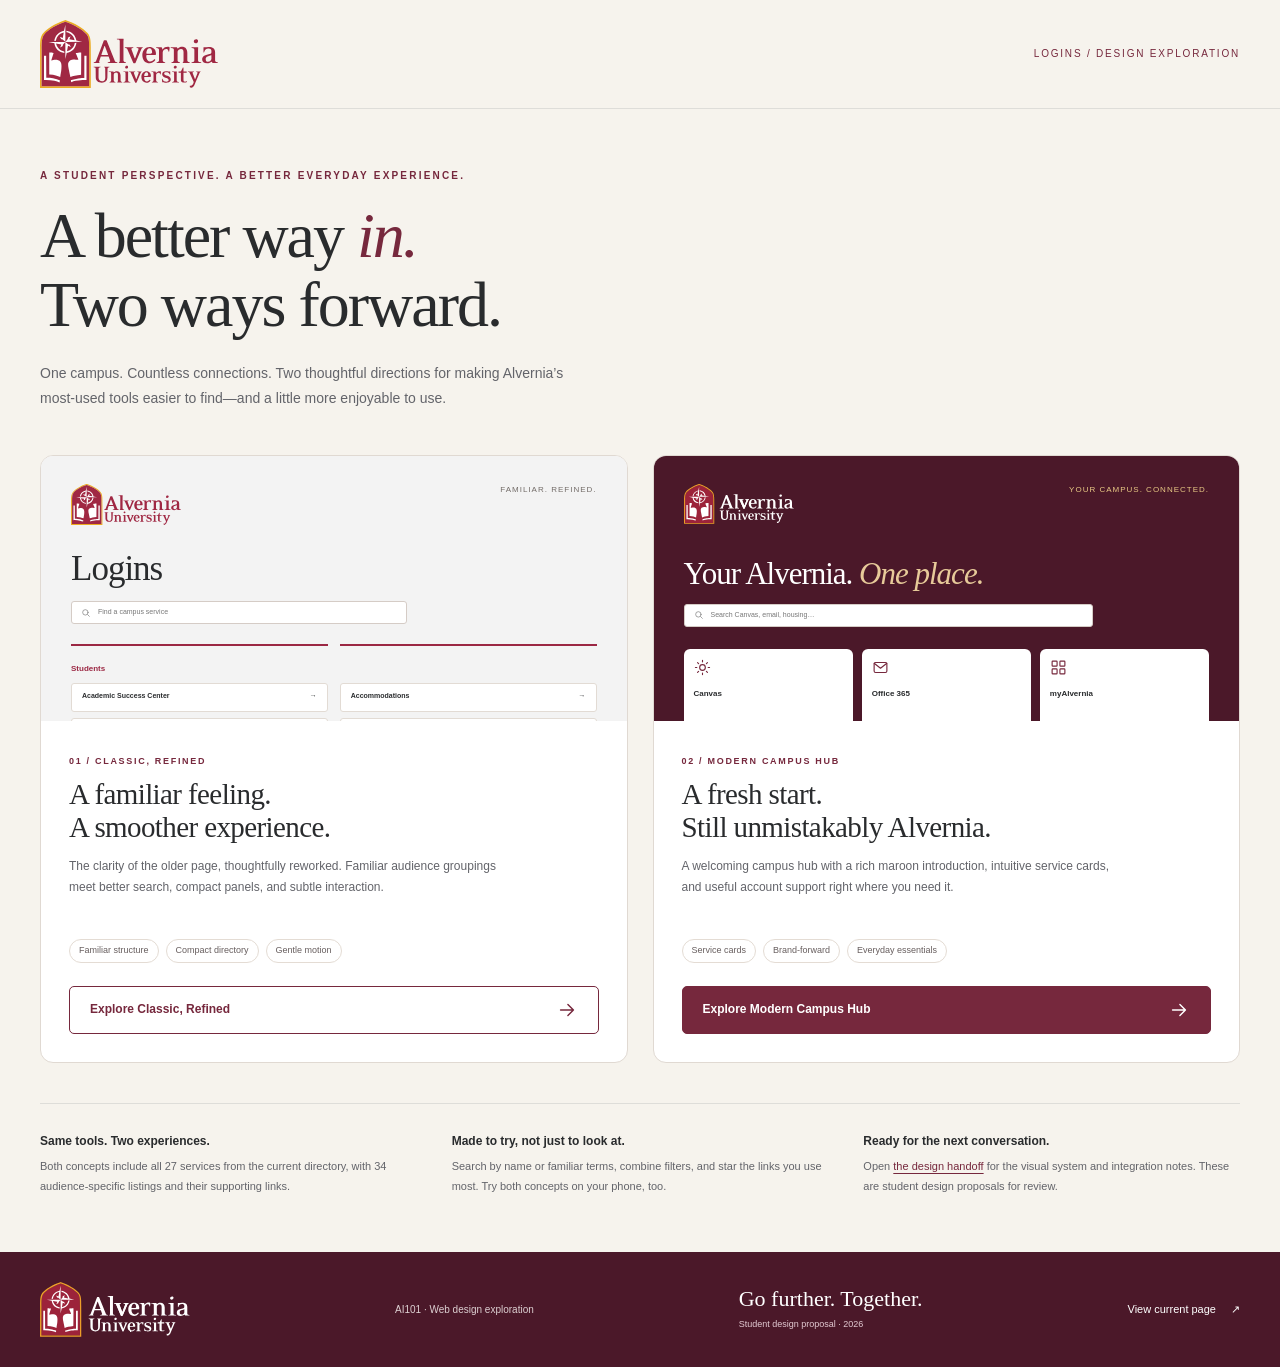
<file: index.html>
<!doctype html><html lang="en"><head><meta charset="utf-8"><meta name="viewport" content="width=device-width,initial-scale=1"><title>A better way in · Alvernia Logins Concepts</title><meta name="description" content="Two interactive design directions for a more seamless Alvernia University logins page."><link rel="icon" type="image/svg+xml" href="assets/alvernia-logo.svg"><link rel="stylesheet" href="assets/styles.css"><link rel="stylesheet" href="assets/classic-brand.css"><script src="assets/icons.js" defer></script><script src="assets/comparison.js" defer></script></head><body class="comparison"><a href="#main" class="skip-link">Skip to main content</a><header class="site-header"><div class="wrap header-inner"><a class="brand" href="https://www.alvernia.edu/" aria-label="Alvernia University home"><img src="assets/alvernia-logo.svg" alt="Alvernia University" width="178" height="65"></a><span class="proposal-label">LOGINS / DESIGN EXPLORATION</span></div></header><main id="main" class="wrap" tabindex="-1"><section class="comparison-intro"><p class="eyebrow">A STUDENT PERSPECTIVE. A BETTER EVERYDAY EXPERIENCE.</p><h1>A better way <em>in.</em><br>Two ways forward.</h1><p class="lead">One campus. Countless connections. Two thoughtful directions for making Alvernia’s most-used tools easier to find—and a little more enjoyable to use.</p></section><section class="comparison-cards" aria-label="Explore the two login concepts"><article class="concept-card"><div class="concept-preview" aria-hidden="true"><div class="mini-top"><img src="assets/alvernia-logo.svg" alt=""><span class="mini-label">FAMILIAR. REFINED.</span></div><div class="mini-title">Logins</div><div class="mini-search"><span data-icon="search"></span>Find a campus service</div><div class="mini-panels"><div><strong>Students</strong><div class="mini-line">Academic Success Center <span style="float:right">→</span></div><div class="mini-line">ARC Housing Portal <span style="float:right">→</span></div></div><div><strong aria-hidden="true">&nbsp;</strong><div class="mini-line">Accommodations <span style="float:right">→</span></div><div class="mini-line">Bookstore <span style="float:right">→</span></div></div></div></div><div class="concept-card-copy"><span class="concept-number">01 / CLASSIC, REFINED</span><h2>A familiar feeling.<br>A smoother experience.</h2><p>The clarity of the older page, thoughtfully reworked. Familiar audience groupings meet better search, compact panels, and subtle interaction.</p><div class="concept-tags"><span>Familiar structure</span><span>Compact directory</span><span>Gentle motion</span></div><a class="button secondary" href="classic.html">Explore Classic, Refined <span data-icon="arrow"></span></a></div></article><article class="concept-card"><div class="concept-preview modern-preview" aria-hidden="true"><div class="mini-top"><img src="assets/alvernia-logo-white.svg" alt=""><span class="mini-label">YOUR CAMPUS. CONNECTED.</span></div><div class="mini-title">Your Alvernia. <em>One place.</em></div><div class="mini-search"><span data-icon="search"></span>Search Canvas, email, housing…</div><div class="mini-service-grid"><div><span data-icon="sun"></span><strong>Canvas</strong></div><div><span data-icon="mail"></span><strong>Office 365</strong></div><div><span data-icon="grid"></span><strong>myAlvernia</strong></div></div></div><div class="concept-card-copy"><span class="concept-number">02 / MODERN CAMPUS HUB</span><h2>A fresh start.<br>Still unmistakably Alvernia.</h2><p>A welcoming campus hub with a rich maroon introduction, intuitive service cards, and useful account support right where you need it.</p><div class="concept-tags"><span>Service cards</span><span>Brand-forward</span><span>Everyday essentials</span></div><a class="button" href="modern.html">Explore Modern Campus Hub <span data-icon="arrow"></span></a></div></article></section><section class="comparison-note" aria-label="About the prototypes"><div><h3>Same tools. Two experiences.</h3><p>Both concepts include all 27 services from the current directory, with 34 audience-specific listings and their supporting links.</p></div><div><h3>Made to try, not just to look at.</h3><p>Search by name or familiar terms, combine filters, and star the links you use most. Try both concepts on your phone, too.</p></div><div><h3>Ready for the next conversation.</h3><p>Open <a href="HANDOFF.md">the design handoff</a> for the visual system and integration notes. These are student design proposals for review.</p></div></section></main><footer class="site-footer"><div class="wrap footer-inner"><a href="https://www.alvernia.edu/"><img src="assets/alvernia-logo-white.svg" alt="Alvernia University" width="150" height="55"></a><p>AI101 · Web design exploration</p><div><strong>Go further. Together.</strong><span>Student design proposal · 2026</span></div><a href="https://www.alvernia.edu/logins">View current page <span aria-hidden="true">↗</span></a></div></footer></body></html>
</file>
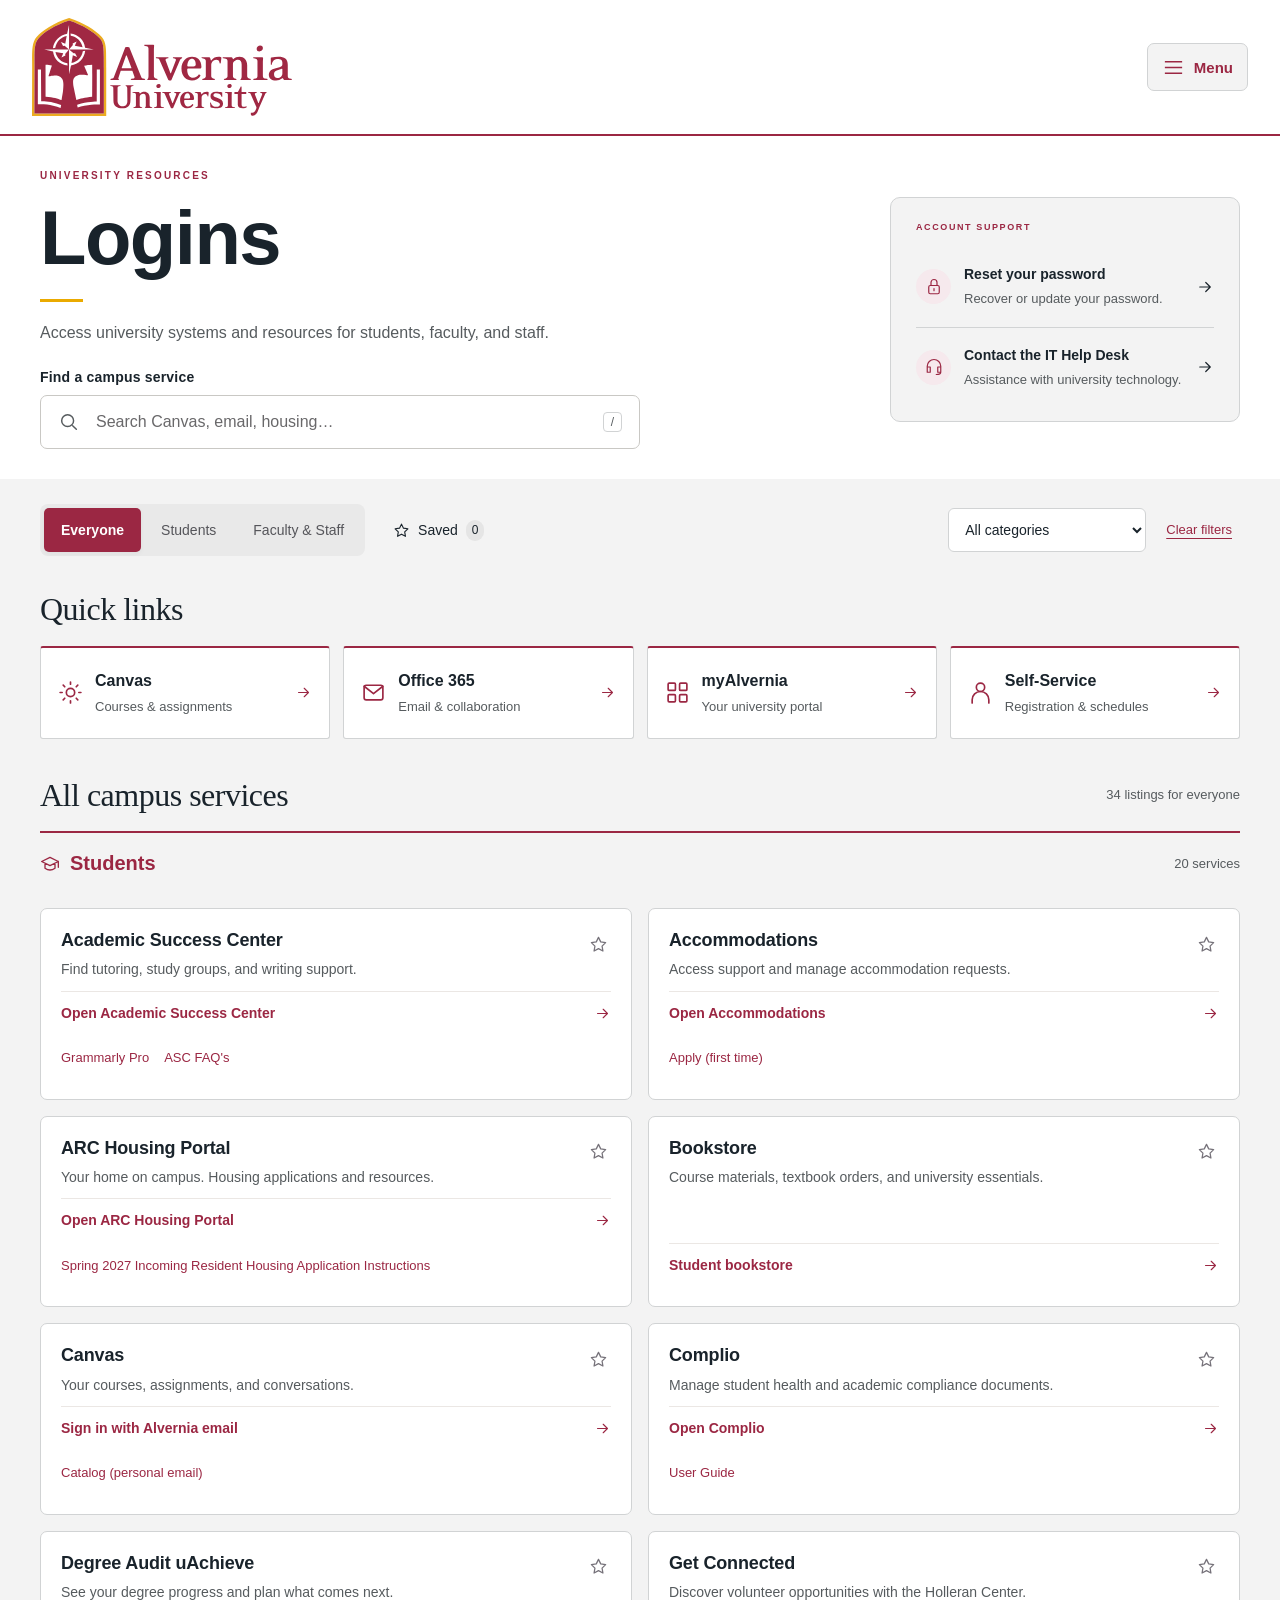
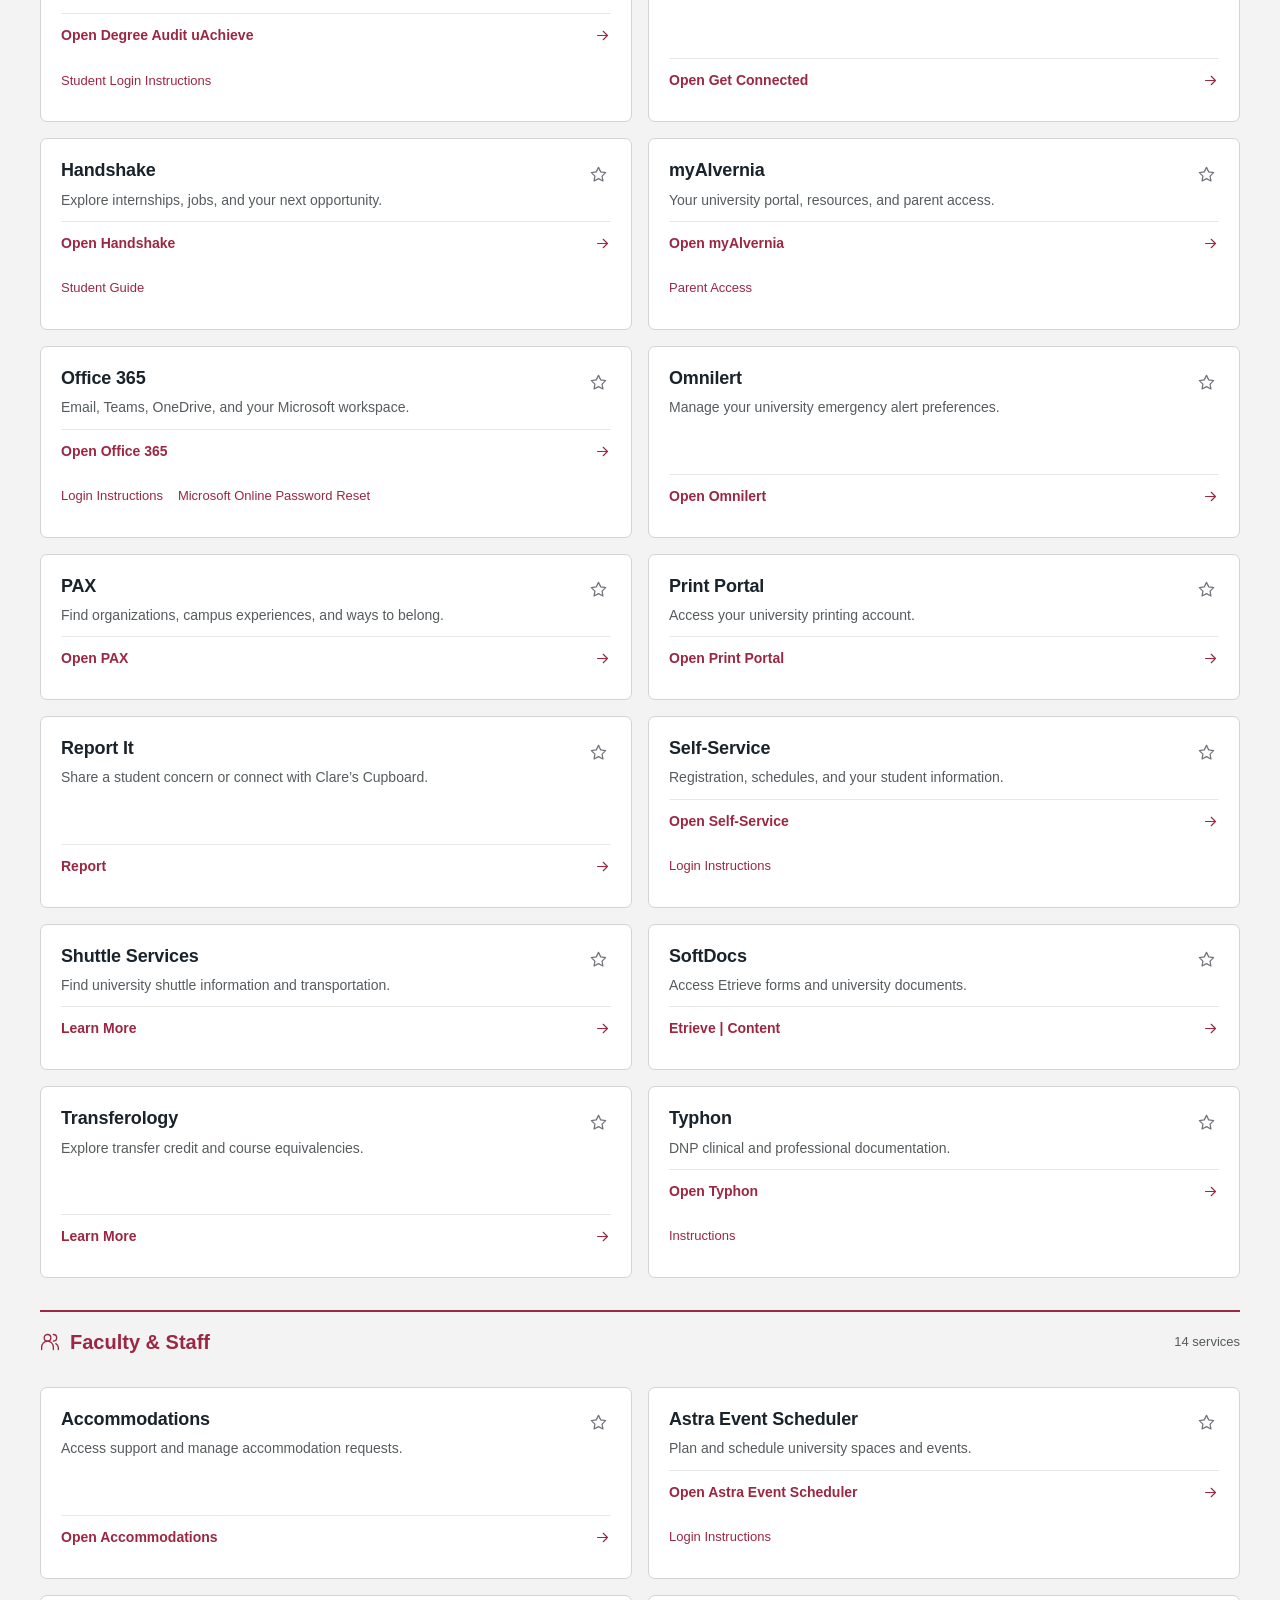
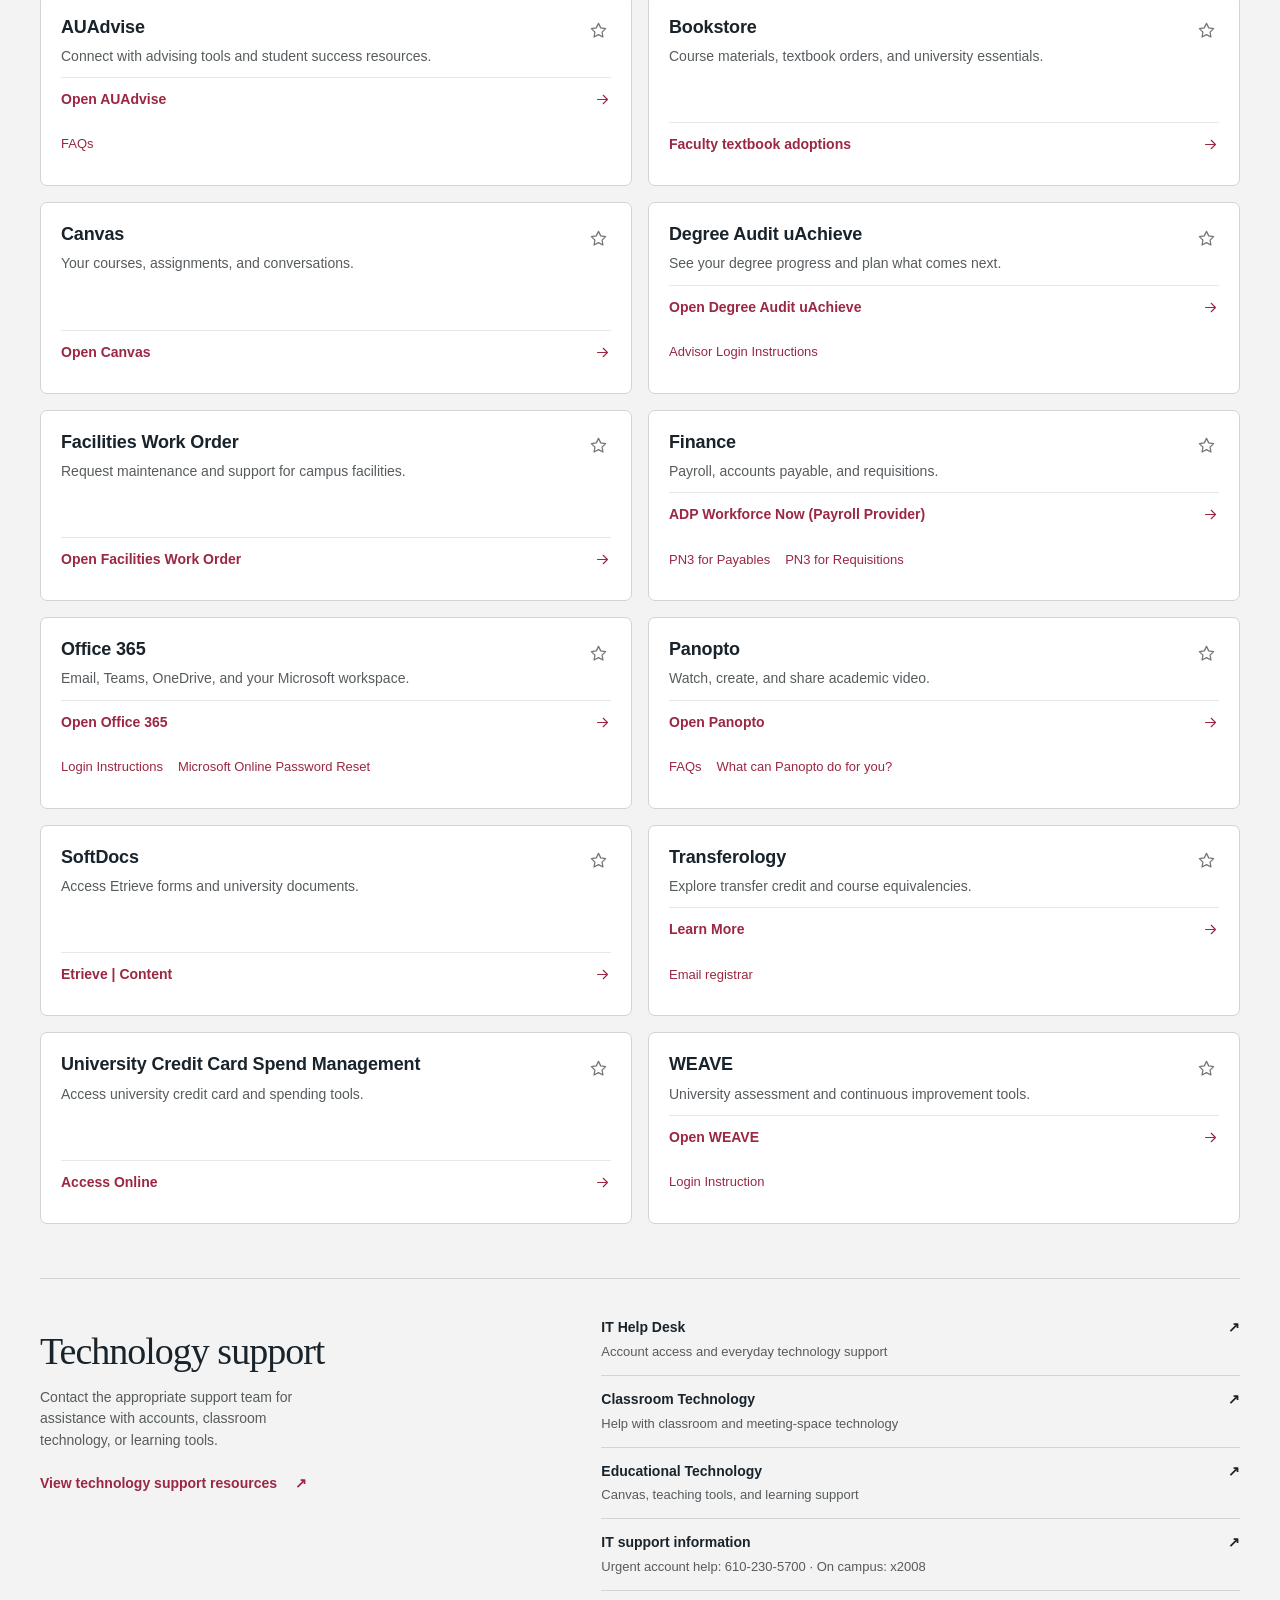
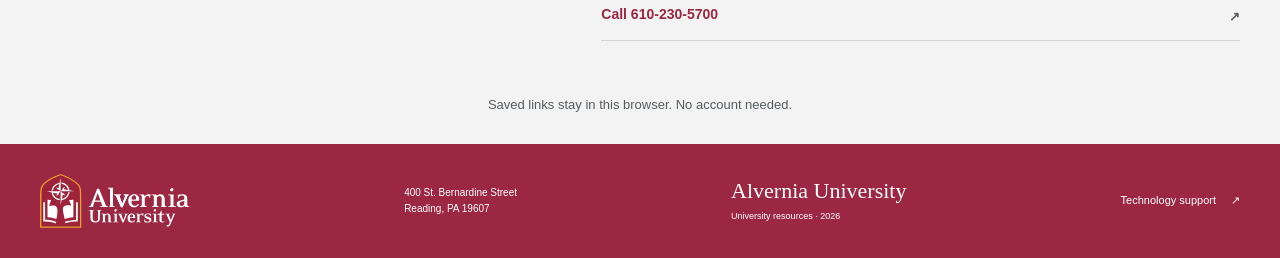
<file: classic.html>
<!doctype html>
<html lang="en"><head><meta charset="utf-8"><meta name="viewport" content="width=device-width,initial-scale=1"><meta name="description" content="Access Alvernia University systems and resources. Find campus services, save links, and get technology support."><title>Logins | Alvernia University</title><link rel="icon" href="assets/alvernia-logo.svg" type="image/svg+xml"><link rel="stylesheet" href="assets/styles.css"><link rel="stylesheet" href="assets/classic-brand.css"><script src="assets/catalog.js" defer></script><script src="assets/icons.js" defer></script><script src="assets/app.js" defer></script><script src="assets/navigation.js" defer></script></head>
<body class="classic" data-concept="classic">
<a class="skip-link" href="#main">Skip to main content</a>
<header class="site-header university-site-header">
  <div class="wrap header-inner">
    <a href="https://www.alvernia.edu/" class="brand" aria-label="Alvernia University home"><img src="assets/alvernia-logo.svg" alt="Alvernia University" width="260" height="96"></a>
    <button type="button" id="university-menu-toggle" class="university-menu-toggle" aria-expanded="false" aria-controls="university-header-controls" hidden><svg width="23" height="23" viewBox="0 0 24 24" fill="none" stroke="currentColor" stroke-width="1.8" aria-hidden="true"><path d="M3 6h18M3 12h18M3 18h18"/></svg><span>Menu</span></button>
    <div id="university-header-controls" class="university-header-controls">
      <nav class="university-primary-nav" aria-label="University navigation"><ul class="university-nav-list"><li><details class="university-dropdown" data-university-menu="0"><summary>About<svg width="12" height="8" viewBox="0 0 12 8" fill="none" stroke="currentColor" stroke-width="1.8" aria-hidden="true"><path d="m1 1 5 5 5-5"/></svg></summary><div class="university-dropdown-panel"><div class="university-panel-top"><p>About</p><a class="university-overview-link" href="https://www.alvernia.edu/about">Explore About <span aria-hidden="true">↗</span></a></div><div class="university-link-columns columns-4"><section class="university-link-group" aria-labelledby="nav-group-0-0"><h2 id="nav-group-0-0">Who We Are</h2><ul><li><a href="https://www.alvernia.edu/about/franciscan-tradition">A Franciscan Tradition</a></li><li><a href="https://www.alvernia.edu/about/rankings-facts">Rankings &amp; Facts</a></li><li><a href="https://www.alvernia.edu/about/history-timeline">History &amp; Timeline</a></li><li><a href="https://www.alvernia.edu/about/university-leadership">Leadership</a></li><li><a href="https://www.alvernia.edu/student-experience/mission-ministry">Mission &amp; Ministry</a></li><li><a href="https://www.alvernia.edu/about/university-information">University Information</a></li><li><a href="https://www.alvernia.edu/faculty-staff/human-resources/employment-opportunities">Work at Alvernia</a></li></ul></section><section class="university-link-group" aria-labelledby="nav-group-0-1"><h2 id="nav-group-0-1">Community Engagement</h2><ul><li><a href="https://www.alvernia.edu/CollegeTowne">CollegeTowne</a></li><li><a href="https://www.alvernia.edu/community-engagement/holleran-center-community-and-global-engagement">Holleran Center for Community &amp; Global Engagement</a></li><li><a href="https://www.alvernia.edu/opake-institute">O&#x27;Pake Institute</a></li><li><a href="https://www.alvernia.edu/TExpL">Total Experience Learning</a></li><li><a href="https://www.alvernia.edu/about/locations">Locations</a></li></ul></section><section class="university-link-group" aria-labelledby="nav-group-0-2"><h2 id="nav-group-0-2">Points of Pride</h2><ul><li><a href="https://www.alvernia.edu/sustainability-alvernia">Sustainability</a></li><li><a href="https://www.alvernia.edu/SOLAR">Culture of Care Network</a></li><li><a href="https://www.alvernia.edu/why-alvernia/caring-faculty">Caring Faculty</a></li><li><a href="https://www.alvernia.edu/why-alvernia/ethical-leadership">Ethical Leadership</a></li><li><a href="https://www.alvernia.edu/community-engagement/holleran-center-community-and-global-engagement/holleran-center-community-service">Service Minded</a></li><li><a href="https://www.alvernia.edu/why-alvernia/perfectly-located">Perfectly Located</a></li></ul></section><section class="university-link-group" aria-labelledby="nav-group-0-3"><h2 id="nav-group-0-3">Quick resources</h2><ul><li><a href="https://www.alvernia.edu/alvernia-news">News</a></li><li><a href="https://www.alvernia.edu/events-and-venues">Events</a></li><li><a href="https://www.alvernia.edu/success-stories">Success Stories</a></li></ul></section></div></div></details></li><li><details class="university-dropdown" data-university-menu="1"><summary>Academics<svg width="12" height="8" viewBox="0 0 12 8" fill="none" stroke="currentColor" stroke-width="1.8" aria-hidden="true"><path d="m1 1 5 5 5-5"/></svg></summary><div class="university-dropdown-panel"><div class="university-panel-top"><p>Academics</p><a class="university-overview-link" href="https://www.alvernia.edu/academics">Explore Academics <span aria-hidden="true">↗</span></a></div><div class="university-link-columns columns-3"><section class="university-link-group" aria-labelledby="nav-group-1-0"><h2 id="nav-group-1-0">Find Your Program</h2><ul><li><a href="https://www.alvernia.edu/undergraduate">Undergraduate Majors</a></li><li><a href="https://www.alvernia.edu/academics/graduate-programs">Graduate Programs</a></li><li><a href="https://www.alvernia.edu/academics/accelerated-bachelor-programs">Accelerated Adult Bachelor Programs</a></li><li><a href="https://www.alvernia.edu/academics/alvernia-online-degrees">Online Programs</a></li><li><a href="https://www.alvernia.edu/academics/colleges-and-schools">Colleges and Schools</a></li><li><a href="https://www.alvernia.edu/seniors-college">Seniors College</a></li></ul></section><section class="university-link-group" aria-labelledby="nav-group-1-1"><h2 id="nav-group-1-1">Experience Learning</h2><ul><li><a href="https://www.alvernia.edu/student-experience/career-development/alvernia-apprenticeship-degree-program">Apprenticeship to Degree</a></li><li><a href="https://www.alvernia.edu/student-life/career-development">Career Development</a></li><li><a href="https://www.alvernia.edu/academics/experiential-learning">Experiential Learning</a></li><li><a href="https://www.alvernia.edu/community-engagement/opake-institute/opake-experiential-learning">O’Pake Fellows</a></li><li><a href="https://www.alvernia.edu/student-life/student-undergraduate-research-fellows-surf">Student Undergraduate Research Fellows (S.U.R.F.) Program</a></li><li><a href="https://www.alvernia.edu/community-engagement/holleran-center-community-and-global-engagement/holleran-center-community-service">Holleran Service Opportunities</a></li></ul></section><section class="university-link-group" aria-labelledby="nav-group-1-2"><h2 id="nav-group-1-2">Quick resources</h2><ul><li><a href="https://www.alvernia.edu/current-students/academic-calendar">Academic Calendar</a></li><li><a href="https://www.alvernia.edu/coursecatalog">Catalog and Handbooks</a></li><li><a href="https://www.alvernia.edu/franco-library-alvernia-university">Franco Library</a></li></ul></section></div></div></details></li><li><details class="university-dropdown" data-university-menu="2"><summary>Admissions &amp; Aid<svg width="12" height="8" viewBox="0 0 12 8" fill="none" stroke="currentColor" stroke-width="1.8" aria-hidden="true"><path d="m1 1 5 5 5-5"/></svg></summary><div class="university-dropdown-panel"><div class="university-panel-top"><p>Admissions &amp; Aid</p><a class="university-overview-link" href="https://www.alvernia.edu/admissions-aid">Explore Admissions &amp; Aid <span aria-hidden="true">↗</span></a></div><div class="university-link-columns columns-4"><section class="university-link-group" aria-labelledby="nav-group-2-0"><h2 id="nav-group-2-0">Admission Pathways</h2><ul><li><a href="https://www.alvernia.edu/apply">How to Apply</a></li><li><a href="https://www.alvernia.edu/admissions-aid/undergraduate-admissions">Undergraduate</a></li><li><a href="https://www.alvernia.edu/admissions-aid/graduate-admissions">Graduate</a></li><li><a href="https://www.alvernia.edu/admissions-aid/adult-education-admissions">Adult Education</a></li><li><a href="https://www.alvernia.edu/admissions-aid/international-students">International</a></li><li><a href="https://www.alvernia.edu/graduate-adult-education/business-and-community-partnerships">Corporate Partnerships</a></li><li><a href="https://www.alvernia.edu/admissions-aid/office-student-financial-services/veterans-benefits">Military &amp; Veterans</a></li><li><a href="https://www.alvernia.edu/admissions-aid/transfer-alvernia">Transfer</a></li></ul></section><section class="university-link-group" aria-labelledby="nav-group-2-1"><h2 id="nav-group-2-1">Financial Aid</h2><ul><li><a href="https://www.alvernia.edu/admissions-aid/office-student-financial-services">Student Financial Services</a></li><li><a href="https://www.alvernia.edu/tuition-residential-costs">Tuition &amp; Residential Costs</a></li><li><a href="https://www.alvernia.edu/fafsa">FAFSA: What You Need to Know</a></li><li><a href="https://www.alvernia.edu/admissions-aid/scholarships-awards">Scholarships &amp; Awards</a></li></ul></section><section class="university-link-group" aria-labelledby="nav-group-2-2"><h2 id="nav-group-2-2">Visit Campus</h2><ul><li><a href="https://www.alvernia.edu/admissions-aid/visit/visit-graduate-adult-education">Graduate, Adult &amp; Continuing Studies</a></li><li><a href="https://www.alvernia.edu/admissions-aid/visit/undergraduate-visits">Undergraduate</a></li></ul></section><section class="university-link-group" aria-labelledby="nav-group-2-3"><h2 id="nav-group-2-3">Quick resources</h2><ul><li><a href="https://www.alvernia.edu/apply">Apply Now</a></li><li><a href="https://www.alvernia.edu/apply">Check Application Status</a></li><li><a href="https://admissions.alvernia.edu/register/alvernia-programs-info-request">Request Info</a></li></ul></section></div></div></details></li><li><details class="university-dropdown" data-university-menu="3"><summary>Student Experience<svg width="12" height="8" viewBox="0 0 12 8" fill="none" stroke="currentColor" stroke-width="1.8" aria-hidden="true"><path d="m1 1 5 5 5-5"/></svg></summary><div class="university-dropdown-panel"><div class="university-panel-top"><p>Student Experience</p><a class="university-overview-link" href="https://www.alvernia.edu/student-experience">Explore Student Experience <span aria-hidden="true">↗</span></a></div><div class="university-link-columns columns-4"><section class="university-link-group" aria-labelledby="nav-group-3-0"><h2 id="nav-group-3-0">Our Campus</h2><ul><li><a href="https://www.alvernia.edu/student-life/residence-life-dining/residence-halls">Living on Campus</a></li><li><a href="https://www.alvernia.edu/student-experience/residence-life-dining/dining">Dining Options</a></li><li><a href="https://www.alvernia.edu/community-engagement">Our Community</a></li><li><a href="https://www.alvernia.edu/discover-greater-reading">Things to Do in the Area</a></li></ul></section><section class="university-link-group" aria-labelledby="nav-group-3-1"><h2 id="nav-group-3-1">Experiences</h2><ul><li><a href="https://www.alvernia.edu/get-involved">Get Involved</a></li><li><a href="https://www.alvernia.edu/student-experience/athletics">Athletics &amp; Recreation</a></li><li><a href="https://www.alvernia.edu/student-experience/student-organizations-and-activities">Student Organizations and Activities</a></li><li><a href="https://www.alvernia.edu/current-students/commuter-resources">Commuters</a></li><li><a href="https://www.alvernia.edu/international-experiences">International Experiences</a></li></ul></section><section class="university-link-group" aria-labelledby="nav-group-3-2"><h2 id="nav-group-3-2">Support</h2><ul><li><a href="https://www.alvernia.edu/SOLAR">SOLAR (Support, Opportunity, Love, Access, Resources) Initiative</a></li><li><a href="https://www.alvernia.edu/academics/navigation-office">Academic Support</a></li><li><a href="https://www.alvernia.edu/current-students/medical-and-counseling-center">Medical &amp; Counseling Center</a></li><li><a href="https://www.alvernia.edu/community-resources">Community Resources</a></li><li><a href="https://www.alvernia.edu/student-experience/mission-ministry">Mission &amp; Ministry</a></li><li><a href="https://www.alvernia.edu/student-experience/office-career-development">Office of Career Development</a></li></ul></section><section class="university-link-group" aria-labelledby="nav-group-3-3"><h2 id="nav-group-3-3">Quick resources</h2><ul><li><a href="https://www.alvernia.edu/current-students/alvernia-bookstore">Bookstore</a></li><li><a href="https://www.alvernia.edu/arts-culture">Arts &amp; Culture</a></li><li><a href="https://www.alvernia.edu/student-experience/athletics">Athletics</a></li></ul></section></div></div></details></li><li><details class="university-dropdown" data-university-menu="4"><summary>Resources<svg width="12" height="8" viewBox="0 0 12 8" fill="none" stroke="currentColor" stroke-width="1.8" aria-hidden="true"><path d="m1 1 5 5 5-5"/></svg></summary><div class="university-dropdown-panel"><div class="university-panel-top"><p>Resources</p></div><div class="university-link-columns columns-3"><section class="university-link-group" aria-labelledby="nav-group-4-0"><h2 id="nav-group-4-0">Information For...</h2><ul><li><a href="https://www.alvernia.edu/high-school-students">Future Students</a></li><li><a href="https://www.alvernia.edu/student-experience/first-year-experience">New and First-Year Students</a></li><li><a href="https://www.alvernia.edu/gradandadult">Graduate and Adult Students</a></li><li><a href="https://www.alvernia.edu/alumni">Alumni</a></li><li><a href="https://www.alvernia.edu/parents-families">Parents and Families</a></li><li><a href="https://www.alvernia.edu/Partner">Community and Partners</a></li></ul></section><section class="university-link-group" aria-labelledby="nav-group-4-1"><h2 id="nav-group-4-1">Find Us</h2><ul><li><a href="https://www.alvernia.edu/contact-us">Contact Us</a></li><li><a href="https://www.alvernia.edu/faculty-staff/directory">Faculty/Staff Directory</a></li><li><a href="https://www.alvernia.edu/maps">Maps &amp; Directions</a></li></ul></section><section class="university-link-group" aria-labelledby="nav-group-4-2"><h2 id="nav-group-4-2">Quick resources</h2><ul><li><a href="classic.html" aria-current="page" data-source-url="https://www.alvernia.edu/logins">Logins</a></li><li><a href="https://www.alvernia.edu/current-students/academic-calendar">Academic Calendar</a></li><li><a href="https://www.alvernia.edu/about/locations">Locations</a></li></ul></section></div></div></details></li></ul></nav>
      <nav class="university-utility-nav" aria-label="University quick links">
        <details class="university-dropdown university-find-dropdown" data-university-menu="find-it"><summary><svg width="20" height="20" viewBox="0 0 24 24" fill="none" stroke="currentColor" stroke-width="2" aria-hidden="true"><circle cx="10" cy="10" r="7"/><path d="m15 15 6 6"/></svg><span>FIND IT</span></summary>
          <div class="university-dropdown-panel university-find-panel">
            <div class="university-panel-top"><p>Find It</p><a class="university-overview-link" href="https://www.alvernia.edu/">Alvernia.edu <span aria-hidden="true">↗</span></a></div>
            <div class="university-find-grid"><div><label for="university-link-search">Find a university link</label><input type="search" id="university-link-search" placeholder="Search pages and campus services…" autocomplete="off" aria-describedby="university-find-hint"><p id="university-find-hint">Search the university links in this menu and campus services.</p><p id="university-find-status" role="status" aria-live="polite" aria-atomic="true">Popular links</p></div><ul id="university-find-results" class="university-find-results"><li><a href="classic.html" aria-current="page" data-source-url="https://www.alvernia.edu/logins">Logins</a></li><li><a href="https://www.alvernia.edu/faculty-staff/directory">Faculty/Staff Directory</a></li><li><a href="https://www.alvernia.edu/current-students/academic-calendar">Academic Calendar</a></li><li><a href="https://www.alvernia.edu/franco-library-alvernia-university">Franco Library</a></li><li><a href="https://www.alvernia.edu/visit-alvernia">Visit Alvernia</a></li><li><a href="https://www.alvernia.edu/apply">Apply</a></li><li><a href="https://www.alvernia.edu/make-gift">Give</a></li><li><a href="https://www.alvernia.edu/maps">Maps &amp; Directions</a></li></ul></div>
          </div>
        </details>
        <a class="university-inquire-link" href="https://admissions.alvernia.edu/register/alvernia-programs-info-request">INQUIRE</a>
      </nav>
    </div>
  </div>
</header>
<main id="main" tabindex="-1">
<section class="intro" aria-labelledby="page-title"><div class="wrap intro-grid"><div class="intro-content"><p class="eyebrow">UNIVERSITY RESOURCES</p><h1 id="page-title">Logins</h1><p class="intro-copy">Access university systems and resources for students, faculty, and staff.</p>
<div class="search-block"><label for="service-search">Find a campus service</label><div class="search-wrap"><span data-icon="search"></span><input id="service-search" type="search" placeholder="Search Canvas, email, housing…" autocomplete="off"><kbd aria-hidden="true">/</kbd></div></div>
</div><aside class="account-help" aria-label="Account help"><span class="help-eyebrow">ACCOUNT SUPPORT</span><a href="https://passwordreset.microsoftonline.com/"><span class="help-icon" data-icon="lock"></span><span><strong>Reset your password</strong><small>Recover or update your password.</small></span><span data-icon="arrow"></span></a><a href="https://alvernia.topdesk.net/"><span class="help-icon" data-icon="help"></span><span><strong>Contact the IT Help Desk</strong><small>Assistance with university technology.</small></span><span data-icon="arrow"></span></a></aside></div></section>
<div class="wrap workspace"><section class="filter-panel" aria-label="Filter services"><div class="audience-row"><div class="segments" role="group" aria-label="Audience"><button type="button" data-audience="all" aria-pressed="true">Everyone</button><button type="button" data-audience="Students" aria-pressed="false">Students</button><button type="button" data-audience="Faculty/Staff" aria-pressed="false">Faculty &amp; Staff</button></div><button class="saved-filter" id="saved-filter" type="button" aria-pressed="false"><span data-icon="star"></span> Saved <span id="saved-count">0</span></button></div><div class="category-row"><label for="category">Browse by category</label><select id="category"><option value="all">All categories</option><option>Academics</option><option>Campus Life</option><option>Student Services</option><option>University Operations</option></select><button type="button" id="clear-filters" class="text-button">Clear filters</button></div></section>
<section id="quick-section" class="quick-section" aria-labelledby="quick-title"><div class="section-heading"><h2 id="quick-title">Quick links</h2></div><div class="quick-grid" id="quick-links"></div></section>
<section class="directory-section" aria-labelledby="directory-title"><div class="section-heading directory-heading"><div><h2 id="directory-title">All campus services</h2></div><p id="result-count" role="status" aria-live="polite" aria-atomic="true"></p></div><div id="service-results"></div><div class="empty-state" id="empty-state" hidden><span data-icon="search"></span><h3 id="empty-title">No services found</h3><p id="empty-description">Try another search or clear your filters to explore all services.</p><button type="button" class="button" id="empty-clear">Show all services <span data-icon="arrow"></span></button></div></section>
<section class="support-section" id="support" aria-labelledby="support-title"><div class="support-intro"><h2 id="support-title">Technology support</h2><p>Contact the appropriate support team for assistance with accounts, classroom technology, or learning tools.</p><a href="https://www.alvernia.edu/current-students/technology-support" class="support-overview">View technology support resources <span aria-hidden="true">↗</span></a></div><div class="support-links"><a href="https://alvernia.topdesk.net/"><strong>IT Help Desk <span aria-hidden="true">↗</span></strong><span>Account access and everyday technology support</span></a><a href="https://www.alvernia.edu/current-students/technology-support/classroom-technology-support"><strong>Classroom Technology <span aria-hidden="true">↗</span></strong><span>Help with classroom and meeting-space technology</span></a><a href="https://www.alvernia.edu/current-students/technology-support/educational-technology-support"><strong>Educational Technology <span aria-hidden="true">↗</span></strong><span>Canvas, teaching tools, and learning support</span></a><a href="https://www.alvernia.edu/current-students/technology-support/informational-technology-support"><strong>IT support information <span aria-hidden="true">↗</span></strong><span>Urgent account help: 610-230-5700 · On campus: x2008</span></a><a href="tel:6102305700" class="phone-link">Call 610-230-5700 <span aria-hidden="true">↗</span></a></div></section>
<p class="storage-note" id="storage-note">Saved links stay in this browser. No account needed.</p><p id="save-status" class="sr-only" role="status" aria-live="polite"></p>
</div></main>
<footer class="site-footer"><div class="wrap footer-inner"><a href="https://www.alvernia.edu/" aria-label="Alvernia University home"><img src="assets/alvernia-logo-white.svg" alt="Alvernia University" width="160" height="60"></a><p>400 St. Bernardine Street<br>Reading, PA 19607</p><div><strong>Alvernia University</strong><span>University resources · 2026</span></div><a href="#support">Technology support <span aria-hidden="true">↗</span></a></div></footer>
<noscript><div class="noscript">Enable JavaScript to use the service directory, or <a href="https://www.alvernia.edu/logins">visit the university’s current login directory</a>.</div></noscript>
</body></html>
</file>
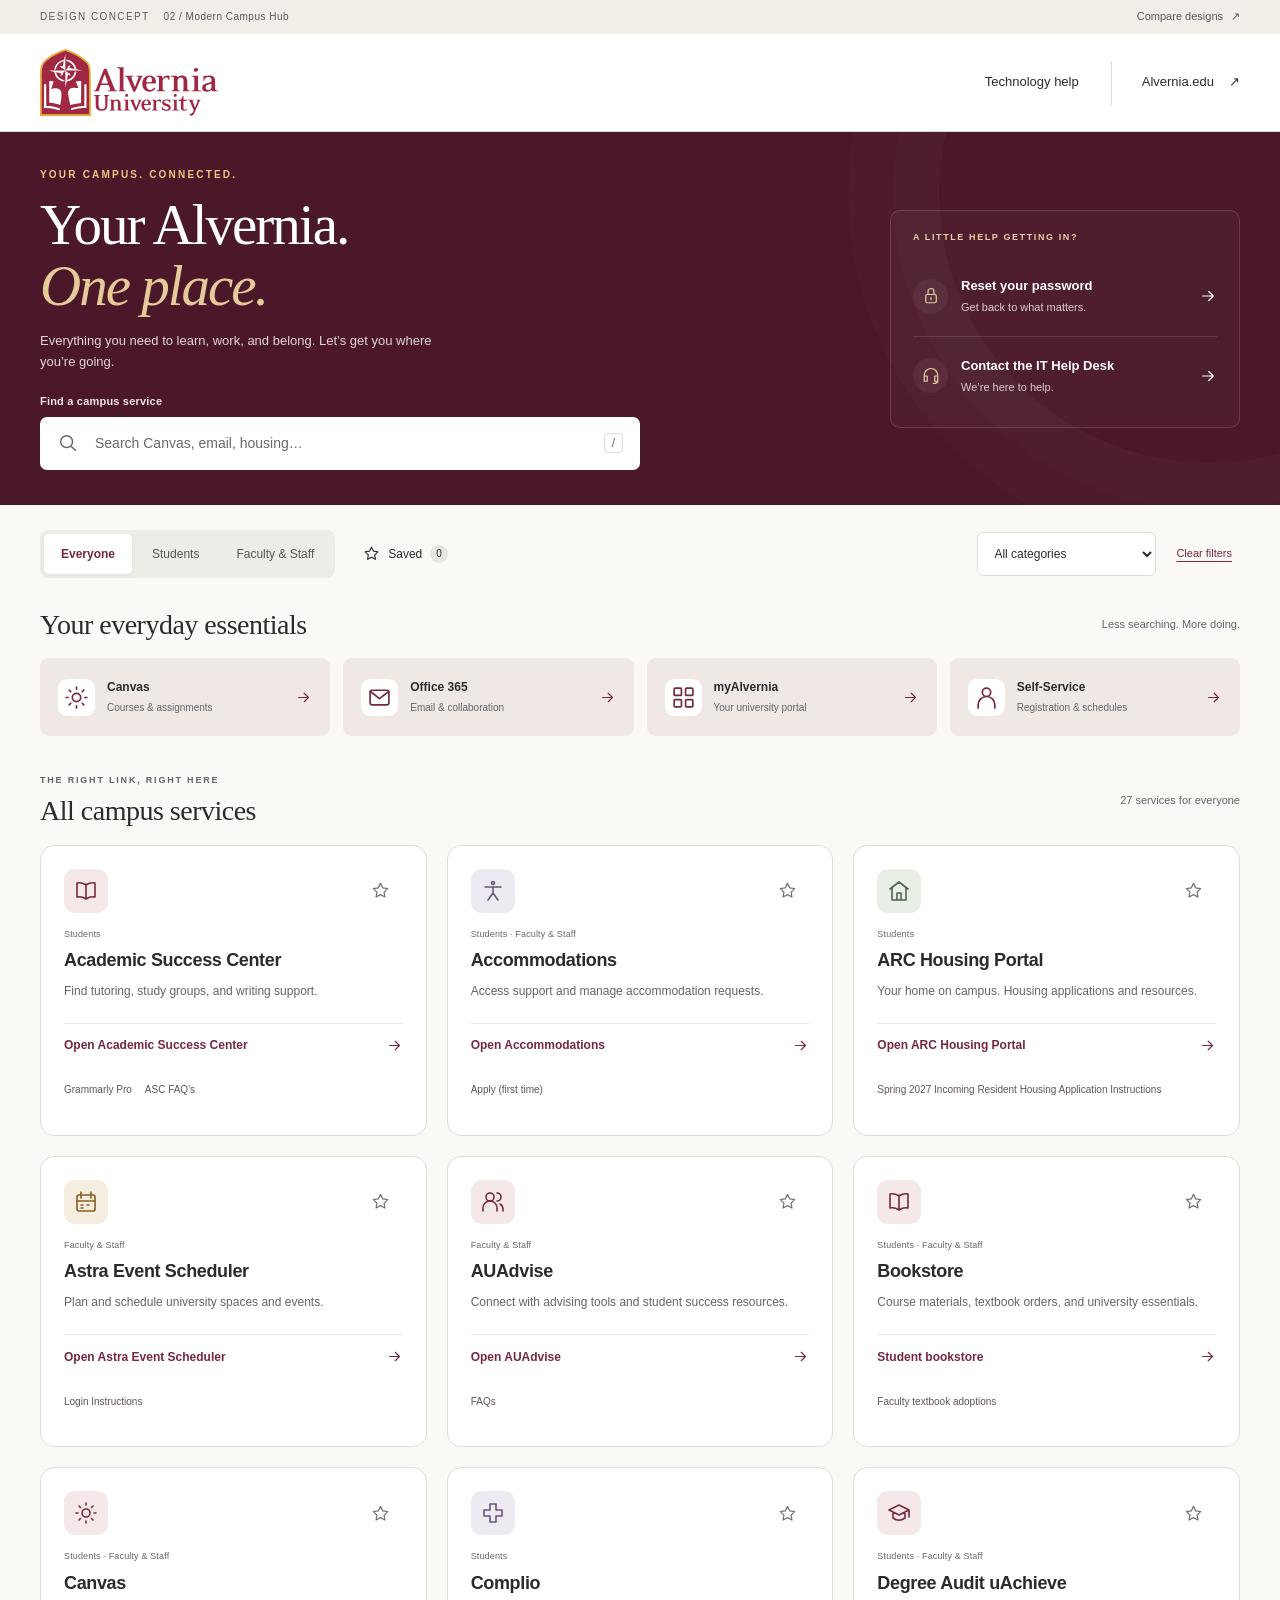
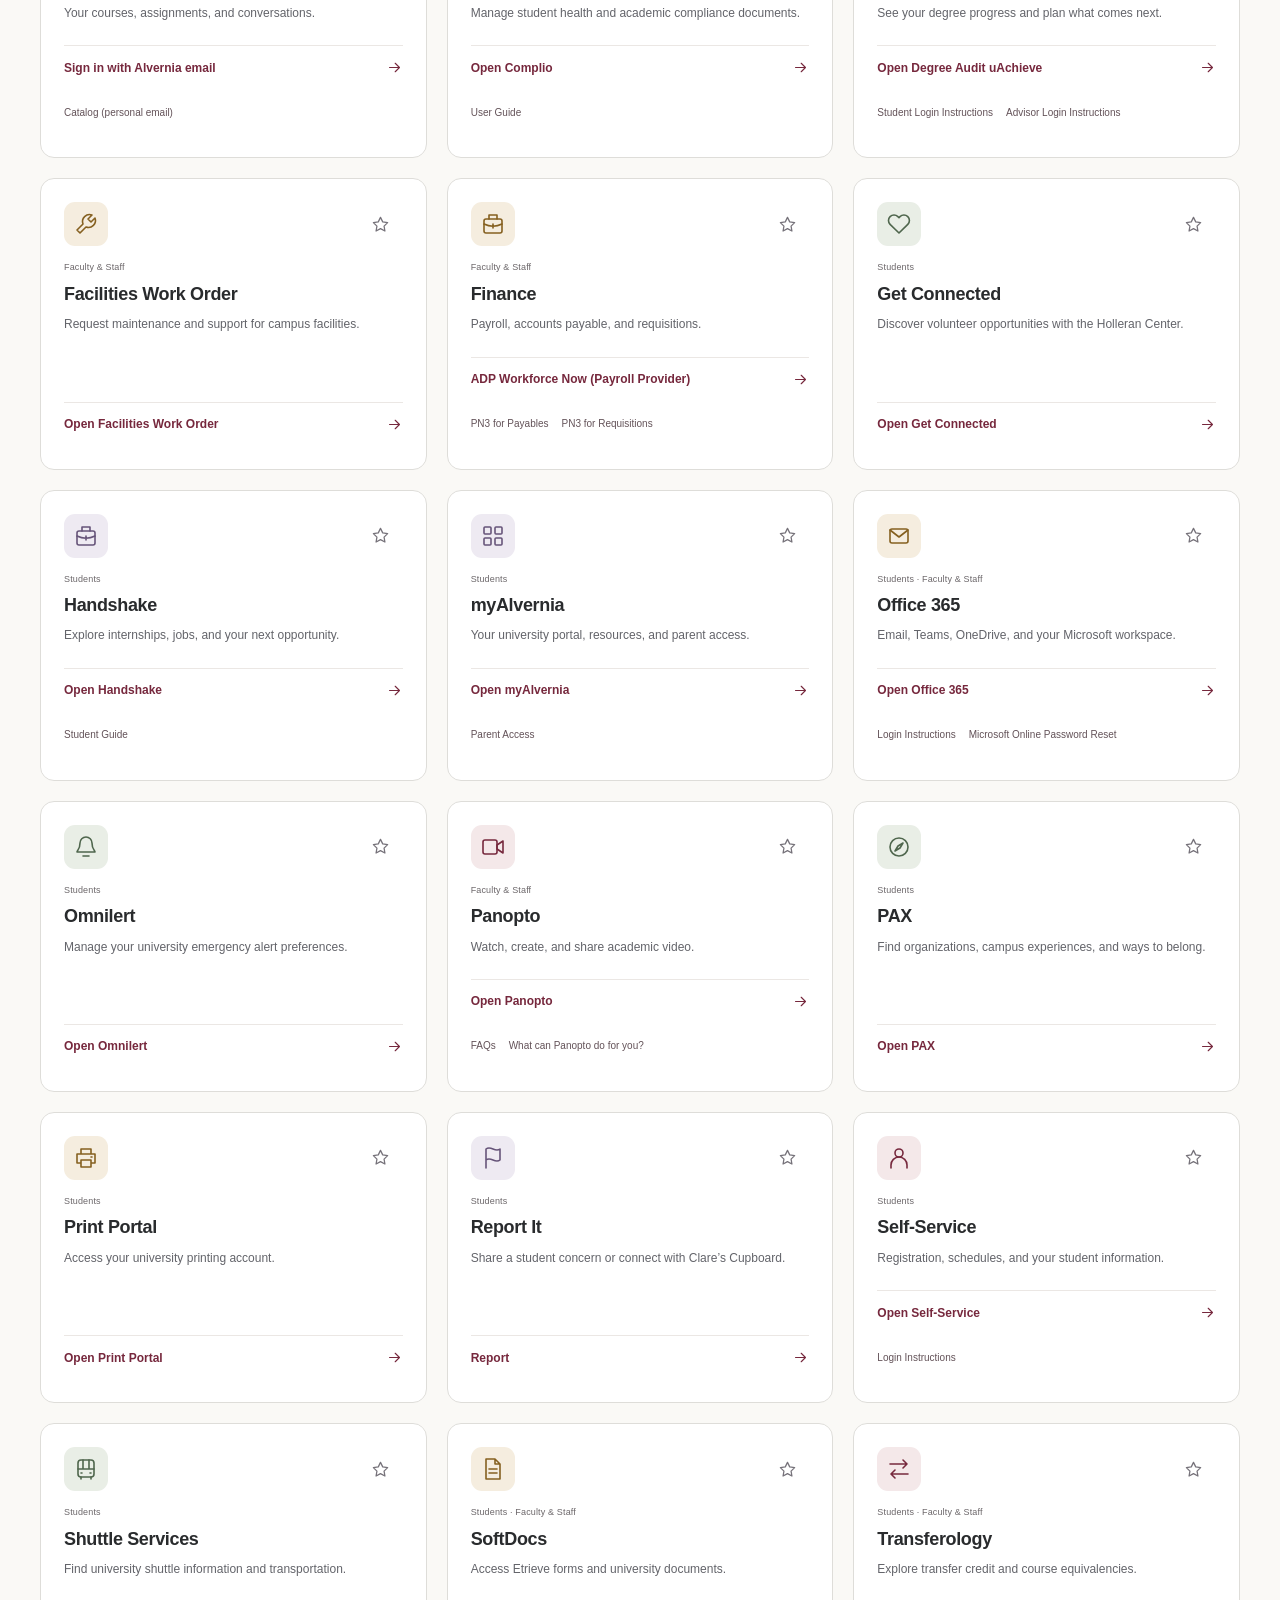
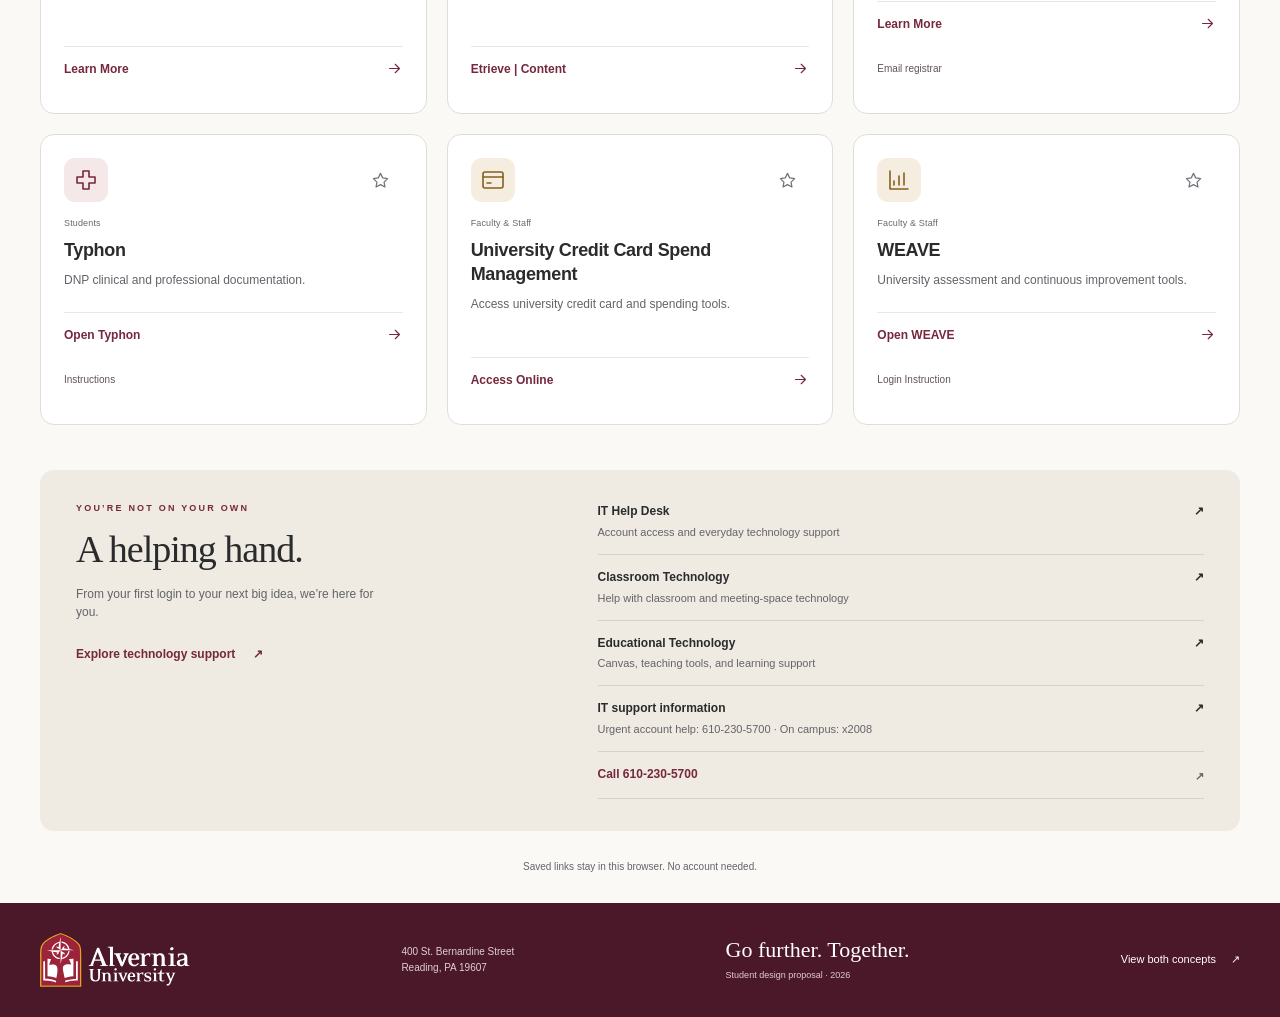
<file: modern.html>
<!doctype html>
<html lang="en"><head><meta charset="utf-8"><meta name="viewport" content="width=device-width,initial-scale=1"><meta name="description" content="An Alvernia University logins design concept. Find campus services, save favorites, and get connected."><title>Logins · Alvernia University | Modern Campus Hub</title><link rel="icon" href="assets/alvernia-logo.svg" type="image/svg+xml"><link rel="stylesheet" href="assets/styles.css"><script src="assets/catalog.js" defer></script><script src="assets/icons.js" defer></script><script src="assets/app.js" defer></script></head>
<body class="modern" data-concept="modern">
<a class="skip-link" href="#main">Skip to main content</a>
<div class="concept-bar"><div class="wrap"><span>DESIGN CONCEPT <b>02 / Modern Campus Hub</b></span><a href="index.html">Compare designs <span aria-hidden="true">↗</span></a></div></div>
<header class="site-header"><div class="wrap header-inner"><a href="https://www.alvernia.edu/" class="brand" aria-label="Alvernia University home"><img src="assets/alvernia-logo.svg" alt="Alvernia University" width="184" height="66"></a><nav aria-label="University links"><a href="#support">Technology help</a><a class="university-link" href="https://www.alvernia.edu/">Alvernia.edu <span aria-hidden="true">↗</span></a></nav></div></header>
<main id="main" tabindex="-1">
<section class="intro" aria-labelledby="page-title"><div class="wrap intro-grid"><div class="intro-content"><p class="eyebrow">YOUR CAMPUS. CONNECTED.</p><h1 id="page-title">Your Alvernia.<br><em>One place.</em></h1><p class="intro-copy">Everything you need to learn, work, and belong. Let’s get you where you’re going.</p>
<div class="search-block"><label for="service-search">Find a campus service</label><div class="search-wrap"><span data-icon="search"></span><input id="service-search" type="search" placeholder="Search Canvas, email, housing…" autocomplete="off"><kbd aria-hidden="true">/</kbd></div></div>
</div><aside class="account-help" aria-label="Account help"><span class="help-eyebrow">A LITTLE HELP GETTING IN?</span><a href="https://passwordreset.microsoftonline.com/"><span class="help-icon" data-icon="lock"></span><span><strong>Reset your password</strong><small>Get back to what matters.</small></span><span data-icon="arrow"></span></a><a href="https://alvernia.topdesk.net/"><span class="help-icon" data-icon="help"></span><span><strong>Contact the IT Help Desk</strong><small>We’re here to help.</small></span><span data-icon="arrow"></span></a></aside></div></section>
<div class="wrap workspace"><section class="filter-panel" aria-label="Filter services"><div class="audience-row"><div class="segments" role="group" aria-label="Audience"><button type="button" data-audience="all" aria-pressed="true">Everyone</button><button type="button" data-audience="Students" aria-pressed="false">Students</button><button type="button" data-audience="Faculty/Staff" aria-pressed="false">Faculty &amp; Staff</button></div><button class="saved-filter" id="saved-filter" type="button" aria-pressed="false"><span data-icon="star"></span> Saved <span id="saved-count">0</span></button></div><div class="category-row"><label for="category">Browse by category</label><select id="category"><option value="all">All categories</option><option>Academics</option><option>Campus Life</option><option>Student Services</option><option>University Operations</option></select><button type="button" id="clear-filters" class="text-button">Clear filters</button></div></section>
<section id="quick-section" class="quick-section" aria-labelledby="quick-title"><div class="section-heading"><h2 id="quick-title">Your everyday essentials</h2><span>Less searching. More doing.</span></div><div class="quick-grid" id="quick-links"></div></section>
<section class="directory-section" aria-labelledby="directory-title"><div class="section-heading directory-heading"><div><p class="eyebrow">THE RIGHT LINK, RIGHT HERE</p><h2 id="directory-title">All campus services</h2></div><p id="result-count" role="status" aria-live="polite" aria-atomic="true"></p></div><div id="service-results"></div><div class="empty-state" id="empty-state" hidden><span data-icon="search"></span><h3 id="empty-title">No services found</h3><p id="empty-description">Try another search or clear your filters to explore all services.</p><button type="button" class="button" id="empty-clear">Show all services <span data-icon="arrow"></span></button></div></section>
<section class="support-section" id="support" aria-labelledby="support-title"><div class="support-intro"><p class="eyebrow">YOU’RE NOT ON YOUR OWN</p><h2 id="support-title">A helping hand.</h2><p>From your first login to your next big idea, we’re here for you.</p><a href="https://www.alvernia.edu/current-students/technology-support" class="support-overview">Explore technology support <span aria-hidden="true">↗</span></a></div><div class="support-links"><a href="https://alvernia.topdesk.net/"><strong>IT Help Desk <span aria-hidden="true">↗</span></strong><span>Account access and everyday technology support</span></a><a href="https://www.alvernia.edu/current-students/technology-support/classroom-technology-support"><strong>Classroom Technology <span aria-hidden="true">↗</span></strong><span>Help with classroom and meeting-space technology</span></a><a href="https://www.alvernia.edu/current-students/technology-support/educational-technology-support"><strong>Educational Technology <span aria-hidden="true">↗</span></strong><span>Canvas, teaching tools, and learning support</span></a><a href="https://www.alvernia.edu/current-students/technology-support/informational-technology-support"><strong>IT support information <span aria-hidden="true">↗</span></strong><span>Urgent account help: 610-230-5700 · On campus: x2008</span></a><a href="tel:6102305700" class="phone-link">Call 610-230-5700 <span aria-hidden="true">↗</span></a></div></section>
<p class="storage-note" id="storage-note">Saved links stay in this browser. No account needed.</p><p id="save-status" class="sr-only" role="status" aria-live="polite"></p>
</div></main>
<footer class="site-footer"><div class="wrap footer-inner"><a href="https://www.alvernia.edu/" aria-label="Alvernia University home"><img src="assets/alvernia-logo-white.svg" alt="Alvernia University" width="160" height="60"></a><p>400 St. Bernardine Street<br>Reading, PA 19607</p><div><strong>Go further. Together.</strong><span>Student design proposal · 2026</span></div><a href="index.html">View both concepts <span aria-hidden="true">↗</span></a></div></footer>
<noscript><div class="noscript">Enable JavaScript to use this prototype’s directory, or <a href="https://www.alvernia.edu/logins">visit the university’s current login directory</a>.</div></noscript>
</body></html>
</file>
<file: assets/styles.css>
:root {
  --maroon:#76283d;
  --maroon-dark:#4b1829;
  --gold:#ba8d42;
  --gold-light:#e8c985;
  --ink:#292b2d;
  --muted:#63646a;
  --line:#deddd9;
  --paper:#faf9f6;
  --white:#fff;
  --radius:14px;
  --ease:180ms ease;
  --font:Arial,Helvetica,sans-serif;
}
* {
  box-sizing:border-box;
}
html {
  scroll-behavior:smooth;
  scroll-padding-top:24px;
}
body {
  margin:0;
  color:var(--ink);
  background:var(--paper);
  font:15px/1.55 var(--font);
  -webkit-font-smoothing:antialiased;
}
button,input,select {
  font:inherit;
}
a {
  color:inherit;
  text-decoration:none;
}
button,a,input,select {
  -webkit-tap-highlight-color:transparent;
}
button {
  cursor:pointer;
}
button:disabled {
  cursor:default;
}
button,select,input {
  color:inherit;
}
a,button,input,select {
  touch-action:manipulation;
}
button,a {
  transition:background var(--ease),color var(--ease),border-color var(--ease),transform var(--ease),box-shadow var(--ease);
}
:focus-visible {
  outline:3px solid #916100;
  outline-offset:4px;
}
h1,h2,h3,p {
  margin:0;
}
h1,h2 {
  font-weight:400;
}
button {
  border:0;
}
button svg,a svg {
  flex-shrink:0;
}
.icon {
  display:block;
  flex-shrink:0;
  width:22px;
  height:22px;
}
img {
  display:block;
  max-width:100%;
}
.wrap {
  width:min(1200px,calc(100% - 80px));
  margin-inline:auto;
}
.sr-only {
  position:absolute;
  width:1px;
  height:1px;
  padding:0;
  margin:-1px;
  overflow:hidden;
  clip:rect(0,0,0,0);
  white-space:nowrap;
  border:0;
}
[hidden] {
  display:none!important;
}
.skip-link {
  position:absolute;
  left:16px;
  top:-80px;
  background:white;
  color:var(--maroon);
  padding:12px 20px;
  z-index:20;
  border:2px solid var(--maroon);
}
.skip-link:focus {
  top:12px;
}
.concept-bar {
  font-size:10px;
  letter-spacing:1.4px;
  background:#eeece6;
  color:#58565a;
}
.concept-bar .wrap {
  display:flex;
  align-items:center;
  justify-content:space-between;
  min-height:34px;
  gap:12px;
}
.concept-bar b {
  font-weight:500;
  margin-left:10px;
  letter-spacing:.5px;
}
.concept-bar a {
  letter-spacing:0;
  font-size:11px;
  min-height:34px;
  display:flex;
  align-items:center;
  gap:8px;
}
.concept-bar a:hover {
  text-decoration:underline;
}
.site-header {
  background:#fff;
  border-bottom:1px solid var(--line);
}
.header-inner {
  height:97px;
  display:flex;
  align-items:center;
  justify-content:space-between;
}
.brand img {
  width:178px;
  height:auto;
}
.header-inner nav {
  display:flex;
  align-items:center;
  gap:32px;
  font-size:13px;
}
.header-inner nav a {
  min-height:44px;
  display:flex;
  align-items:center;
  gap:15px;
}
.header-inner nav a:hover {
  color:var(--maroon);
  text-decoration:underline;
  text-underline-offset:5px;
}
.university-link {
  border-left:1px solid var(--line);
  padding-left:30px;
}
.eyebrow {
  font-size:10px;
  font-weight:700;
  letter-spacing:2.2px;
  line-height:1.4;
}
.intro-grid {
  display:grid;
  grid-template-columns:minmax(0,1fr) 350px;
  gap:84px;
  align-items:center;
}
.intro-content h1 {
  font:400 66px/1.06 Georgia,'Times New Roman',serif;
  letter-spacing:-2.6px;
  margin:14px 0 18px;
}
.intro-copy {
  max-width:500px;
  color:var(--muted);
  font-size:15px;
  line-height:1.65;
}
.intro {
  padding:45px 0 31px;
  background:white;
}
.intro .eyebrow {
  color:var(--maroon);
}
.intro-content h1 em {
  font-weight:400;
  font-style:italic;
}
.search-block {
  margin-top:25px;
  max-width:600px;
}
.search-block label {
  font-size:11px;
  font-weight:700;
  display:block;
  margin-bottom:7px;
  letter-spacing:.2px;
}
.search-wrap {
  position:relative;
  background:white;
  border:1px solid #c9c8c4;
  border-radius:7px;
  display:flex;
  align-items:center;
  gap:14px;
  padding:0 17px;
  color:var(--muted);
  height:54px;
}
.search-wrap:focus-within {
  outline:3px solid var(--gold);
  outline-offset:2px;
}
.search-wrap input {
  width:100%;
  min-width:0;
  height:100%;
  border:0;
  background:transparent;
  font-size:14px;
  outline:none;
  color:var(--ink);
}
.search-wrap input::placeholder {
  color:#69686a;
  opacity:1;
}
.search-wrap input:focus-visible {
  outline:none;
}
kbd {
  border:1px solid var(--line);
  border-radius:4px;
  font:12px var(--font);
  padding:2px 7px;
  flex-shrink:0;
}
.account-help {
  padding:23px 25px 14px;
  background:var(--paper);
  border-radius:10px;
  border:1px solid #ebe7df;
}
.help-eyebrow {
  display:block;
  color:#68615c;
  font-size:9px;
  letter-spacing:1.6px;
  font-weight:700;
  margin-bottom:12px;
}
.account-help>a {
  display:flex;
  align-items:center;
  gap:13px;
  min-height:80px;
  padding:12px 0;
}
.account-help>a+a {
  border-top:1px solid var(--line);
}
.account-help>a>span:last-child {
  margin-left:auto;
}
.account-help .icon {
  width:18px;
  height:18px;
}
.help-icon {
  width:35px;
  height:35px;
  background:#eee6e5;
  border-radius:50%;
  display:flex;
  align-items:center;
  justify-content:center;
  color:var(--maroon);
}
.account-help strong {
  font-size:13px;
  font-weight:600;
  display:block;
}
.account-help small {
  font-size:11px;
  color:var(--muted);
  display:block;
  margin-top:3px;
}
.account-help a:hover {
  color:var(--maroon);
}
.account-help a:hover>span:last-child {
  transform:translateX(3px);
}
.workspace {
  padding-top:25px;
}
.filter-panel {
  display:flex;
  align-items:center;
  justify-content:space-between;
  gap:16px;
  flex-wrap:wrap;
}
.audience-row {
  display:flex;
  gap:15px;
  align-items:center;
}
.segments {
  display:flex;
  padding:4px;
  background:#eeece6;
  border-radius:8px;
  gap:3px;
}
.segments button {
  min-height:40px;
  padding:8px 17px;
  white-space:nowrap;
  font-size:12px;
  background:transparent;
  border-radius:5px;
  color:#55555a;
}
.segments button[aria-pressed=true] {
  background:#fff;
  box-shadow:0 2px 5px #2521250c;
  color:var(--maroon);
  font-weight:700;
}
.segments button:hover {
  background:#fff9;
}
.saved-filter {
  display:flex;
  align-items:center;
  gap:8px;
  background:transparent;
  min-height:44px;
  padding:0 12px;
  border:1px solid transparent;
  border-radius:6px;
  font-size:12px;
}
.saved-filter .icon {
  width:17px;
  height:17px;
}
.saved-filter>span:last-child {
  font-size:10px;
  border-radius:20px;
  background:#e8e5df;
  padding:1px 6px;
}
.saved-filter[aria-pressed=true] {
  background:#f1e4e7;
  border-color:#c49ba5;
  color:var(--maroon);
}
.saved-filter:hover {
  background:#eee9e4;
}
.category-row {
  display:flex;
  align-items:center;
  gap:12px;
}
.category-row label {
  position:absolute;
  width:1px;
  height:1px;
  overflow:hidden;
  clip:rect(0,0,0,0);
}
select {
  background:white;
  border:1px solid var(--line);
  border-radius:6px;
  padding:10px 30px 10px 12px;
  min-height:44px;
  font-size:12px;
  max-width:100%;
}
.text-button {
  color:var(--maroon);
  font-size:11px;
  background:transparent;
  min-height:44px;
  padding:0 8px;
  text-decoration:underline;
  text-underline-offset:4px;
}
.section-heading {
  display:flex;
  align-items:center;
  justify-content:space-between;
  gap:14px;
  margin-bottom:17px;
}
.section-heading h2 {
  font:400 27px/1.2 Georgia,'Times New Roman',serif;
  letter-spacing:-.5px;
}
.section-heading>span {
  font-size:11px;
  color:var(--muted);
}
.quick-section {
  margin-top:34px;
}
.quick-grid {
  display:grid;
  grid-template-columns:repeat(4,minmax(0,1fr));
  gap:13px;
}
.quick-card {
  display:flex;
  align-items:center;
  gap:12px;
  padding:21px 17px;
  background:#fff;
  border:1px solid var(--line);
  border-radius:9px;
  min-width:0;
  position:relative;
}
.quick-card strong {
  font-size:13px;
  display:block;
}
.quick-card small {
  font-size:10px;
  color:var(--muted);
  display:block;
  margin-top:3px;
}
.quick-icon {
  color:var(--maroon);
}
.quick-icon .icon {
  width:25px;
  height:25px;
}
.quick-arrow {
  width:17px;
  height:17px;
  margin-left:auto;
  color:var(--maroon);
}
.quick-card:hover {
  border-color:#bb8b97;
  box-shadow:0 5px 12px #4b182908;
  transform:translateY(-3px);
}
.directory-section {
  margin-top:44px;
}
.directory-heading .eyebrow {
  color:var(--muted);
  font-size:9px;
  letter-spacing:1.8px;
  margin-bottom:8px;
}
.directory-heading>p {
  font-size:11px;
  color:var(--muted);
  text-align:right;
}
.classic-groups {
  display:grid;
  grid-template-columns:repeat(2,minmax(0,1fr));
  gap:28px;
}
.classic-groups.single-group {
  grid-template-columns:1fr;
}
.single-group .group-cards {
  display:grid;
  grid-template-columns:repeat(2,minmax(0,1fr));
  gap:12px;
}
.group-heading {
  display:flex;
  justify-content:space-between;
  align-items:center;
  gap:12px;
  padding:15px 0;
  border-top:2px solid var(--maroon);
  margin-bottom:2px;
}
.group-heading>span {
  display:flex;
  align-items:center;
  gap:10px;
  color:var(--maroon);
}
.group-heading .icon {
  width:20px;
  height:20px;
}
.group-heading h3 {
  font-size:15px;
  font-weight:600;
}
.group-heading small {
  font-size:11px;
  color:var(--muted);
}
.service-card {
  min-width:0;
  position:relative;
  background:white;
  border:1px solid var(--line);
  transition:transform var(--ease),border-color var(--ease),box-shadow var(--ease);
  border-radius:var(--radius);
  padding:23px;
  display:flex;
  flex-direction:column;
}
.service-card:hover {
  border-color:#bd9aa4;
  box-shadow:0 5px 16px #4b182908;
}
.card-top {
  display:flex;
  justify-content:space-between;
  align-items:center;
  margin-bottom:20px;
}
.service-icon {
  display:flex;
  align-items:center;
  justify-content:center;
  width:44px;
  height:44px;
  border-radius:11px;
  background:#f4e8e9;
  color:var(--maroon);
}
.campus-life .service-icon {
  background:#e9eee6;
  color:#4f664d;
}
.student-services .service-icon {
  background:#eeeaf2;
  color:#665479;
}
.university-operations .service-icon {
  background:#f5eddf;
  color:#856020;
}
.service-icon .icon {
  width:24px;
  height:24px;
}
.save-button {
  min-width:44px;
  min-height:44px;
  background:transparent;
  color:#76727a;
  border-radius:50%;
  display:flex;
  align-items:center;
  justify-content:center;
}
.save-button .icon {
  width:19px;
  height:19px;
}
.save-button:hover {
  background:#f7f0e1;
  color:#8b600e;
}
.save-button.is-saved {
  color:#8b600e;
  background:#fcf3df;
}
.save-button.is-saved svg {
  fill:#ecd399;
}
.audience-badge {
  font-size:9px;
  line-height:1.5;
  color:#6c676a;
  display:block;
  margin-bottom:7px;
  letter-spacing:.15px;
}
.card-info h3 {
  font-size:18px;
  line-height:1.35;
  letter-spacing:-.35px;
  font-weight:600;
  overflow-wrap:anywhere;
}
.card-info>p {
  font-size:12px;
  line-height:1.7;
  color:var(--muted);
  margin-top:8px;
  margin-bottom:22px;
}
.card-actions {
  margin-top:auto;
}
.primary-link {
  display:flex;
  align-items:center;
  justify-content:space-between;
  gap:15px;
  color:var(--maroon);
  font-size:12px;
  font-weight:600;
  min-height:44px;
  line-height:1.5;
  padding:8px 0;
  border-top:1px solid #ebe7e4;
}
.primary-link .icon {
  width:17px;
  height:17px;
  transition:transform var(--ease);
}
.primary-link:hover .icon {
  transform:translateX(4px);
}
.primary-link:hover {
  text-decoration:underline;
  text-underline-offset:4px;
}
.secondary-links {
  display:flex;
  flex-wrap:wrap;
  align-items:start;
  gap:0 13px;
  padding-top:1px;
}
.secondary-links a {
  font-size:10px;
  line-height:1.5;
  color:#635258;
  min-height:44px;
  display:flex;
  align-items:center;
  position:relative;
  padding:6px 0;
  overflow-wrap:anywhere;
  max-width:100%;
}
.secondary-links a::after {
  content:'';
  position:absolute;
  bottom:7px;
  left:0;
  width:100%;
  height:1px;
  background:var(--maroon);
  transform:scaleX(0);
  transform-origin:left;
  transition:transform var(--ease);
}
.secondary-links a:hover {
  color:var(--maroon);
}
.secondary-links a:hover::after {
  transform:scaleX(1);
}
.classic .service-card {
  border-radius:7px;
  padding:19px 20px;
  margin-bottom:11px;
  display:grid;
  grid-template-columns:1fr auto;
  gap:0 14px;
}
.classic .card-top {
  display:contents;
}
.classic .service-icon {
  display:none;
}
.classic .save-button {
  grid-column:2;
  grid-row:1;
  margin:-6px -9px 0 0;
  align-self:start;
}
.classic .card-info {
  grid-column:1;
  grid-row:1;
}
.classic .card-info h3 {
  font-size:15px;
  letter-spacing:-.15px;
}
.classic .card-info>p {
  margin:5px 0 10px;
  font-size:11px;
}
.classic .audience-badge {
  display:none;
}
.classic .card-actions {
  grid-column:1/-1;
}
.classic .primary-link {
  font-size:11px;
  min-height:40px;
}
.classic .secondary-links {
  gap:0 15px;
}
.classic .service-card:hover {
  background:#fffcf9;
}
.classic .directory-section {
  margin-top:37px;
}
.classic .intro-content h1 {
  font-family:var(--font);
  font-weight:500;
  font-size:58px;
  letter-spacing:-2px;
}
.classic .intro-content h1:after {
  content:'';
  display:block;
  width:43px;
  height:3px;
  background:var(--gold);
  margin-top:20px;
}
.classic .intro-copy {
  max-width:540px;
}
.classic .quick-card {
  border-top:2px solid var(--maroon);
  border-radius:3px;
}
.classic .intro-grid {
  gap:60px;
}
.classic .intro {
  padding-top:33px;
  padding-bottom:30px;
}
.classic .search-block {
  margin-top:20px;
}
.support-section {
  display:grid;
  grid-template-columns:1fr 1.3fr;
  gap:70px;
  border-top:1px solid var(--line);
  margin-top:54px;
  padding:38px 0 26px;
}
.support-intro .eyebrow {
  color:var(--maroon);
  font-size:9px;
}
.support-intro h2 {
  font:38px/1.2 Georgia,'Times New Roman',serif;
  letter-spacing:-1px;
  margin:12px 0;
}
.support-intro>p:not(.eyebrow) {
  font-size:12px;
  max-width:300px;
  color:var(--muted);
}
.support-overview {
  font-size:12px;
  color:var(--maroon);
  display:inline-flex;
  align-items:center;
  min-height:44px;
  margin-top:10px;
  font-weight:600;
  gap:18px;
}
.support-overview:hover {
  text-decoration:underline;
  text-underline-offset:4px;
}
.support-links>a {
  display:block;
  border-bottom:1px solid var(--line);
  padding:13px 0;
}
.support-links>a:first-child {
  padding-top:0;
}
.support-links strong {
  display:flex;
  justify-content:space-between;
  gap:14px;
  font-size:12px;
  font-weight:600;
}
.support-links>a>span {
  color:var(--muted);
  font-size:11px;
  display:block;
  margin-top:3px;
}
.support-links>a:hover {
  color:var(--maroon);
}
.support-links .phone-link {
  font-size:12px;
  color:var(--maroon);
  display:flex;
  justify-content:space-between;
  font-weight:600;
}
.storage-note {
  text-align:center;
  color:var(--muted);
  font-size:10px;
  padding:28px 0;
}
.site-footer {
  background:var(--maroon-dark);
  color:white;
  padding:30px 0;
}
.footer-inner {
  display:flex;
  align-items:center;
  justify-content:space-between;
  gap:30px;
}
.footer-inner img {
  width:150px;
  height:auto;
}
.footer-inner>p {
  font-size:10px;
  color:#ddd0d2;
}
.footer-inner>div strong {
  display:block;
  font:22px Georgia,'Times New Roman',serif;
}
.footer-inner>div span {
  font-size:9px;
  color:#e3cbd3;
  display:block;
  margin-top:6px;
}
.footer-inner>a:last-child {
  font-size:11px;
  min-height:44px;
  display:flex;
  align-items:center;
  gap:15px;
}
.footer-inner>a:last-child:hover {
  text-decoration:underline;
}
.empty-state {
  text-align:center;
  padding:60px 20px 55px;
  background:#fff;
  border:1px dashed #c7b7bc;
  border-radius:10px;
}
.empty-state>.icon,.empty-state>span>.icon {
  margin:0 auto 16px;
  width:30px;
  height:30px;
  color:var(--maroon);
}
.empty-state h3 {
  font:27px Georgia,'Times New Roman',serif;
}
.empty-state p {
  font-size:13px;
  color:var(--muted);
  margin:12px auto 20px;
  max-width:400px;
}
.button {
  display:inline-flex;
  align-items:center;
  justify-content:center;
  gap:25px;
  min-height:48px;
  padding:12px 20px;
  background:var(--maroon);
  color:white;
  border:1px solid var(--maroon);
  border-radius:5px;
  font-size:12px;
  font-weight:600;
}
.button:hover {
  background:var(--maroon-dark);
  transform:translateY(-2px);
}
.button.secondary {
  background:transparent;
  color:var(--maroon);
}
.button.secondary:hover {
  background:#f3e7e9;
}
.noscript {
  padding:20px;
  background:#fff1cb;
  color:#342c21;
  position:fixed;
  bottom:0;
  left:0;
  right:0;
}
.noscript a {
  text-decoration:underline;
}
/* Concept 02: a contemporary campus hub, with a more expressive branded welcome. */
.modern .concept-bar {
  background:#f2eee7;
}
.modern .intro {
  background:var(--maroon-dark);
  color:white;
  padding:36px 0 35px;
  position:relative;
  overflow:hidden;
}
.modern .intro:after {
  content:'';
  position:absolute;
  width:540px;
  height:540px;
  border-radius:50%;
  border:1px solid #ffffff0a;
  box-shadow:0 0 0 45px #ffffff03,0 0 0 90px #ffffff03;
  right:-200px;
  top:-210px;
  pointer-events:none;
}
.modern .intro-grid {
  position:relative;
  z-index:1;
  gap:70px;
}
.modern .intro .eyebrow {
  color:var(--gold-light);
}
.modern .intro-content h1 {
  font-size:57px;
  line-height:1.07;
  margin:12px 0 14px;
  letter-spacing:-2px;
}
.modern .intro-content h1 em {
  color:#e7ca99;
}
.modern .intro-copy {
  color:#e3d3da;
  max-width:420px;
  font-size:13px;
}
.modern .search-block {
  margin-top:20px;
}
.modern .search-block label {
  color:#f2e5e9;
}
.modern .search-wrap {
  border:none;
  height:53px;
  border-radius:7px;
}
.modern .account-help {
  background:#ffffff07;
  border:1px solid #ffffff25;
  color:white;
  padding:20px 22px 12px;
}
.modern .help-eyebrow {
  color:#e7cfa8;
}
.modern .account-help>a+a {
  border-top-color:#ffffff20;
}
.modern .help-icon {
  background:#ffffff0d;
  color:#e9d0a4;
}
.modern .account-help small {
  color:#ddcdd4;
}
.modern .account-help a:hover {
  color:#f0d9b5;
}
.modern .account-help>a {
  min-height:79px;
}
.modern .workspace {
  padding-top:25px;
}
.modern .quick-section {
  margin-top:30px;
}
.modern .quick-card {
  padding:20px 18px;
  border:0;
  background:#efe8e4;
}
.modern .quick-icon {
  height:37px;
  width:37px;
  flex-shrink:0;
  display:flex;
  align-items:center;
  justify-content:center;
  background:white;
  border-radius:9px;
}
.modern .quick-card:hover {
  background:#e8dcd8;
}
.modern .quick-card strong {
  font-size:12px;
}
.modern .quick-card small {
  font-size:10px;
}
.modern .service-grid {
  display:grid;
  grid-template-columns:repeat(3,minmax(0,1fr));
  gap:20px;
}
.modern .directory-section {
  margin-top:38px;
}
.modern .section-heading h2 {
  font-size:28px;
}
.modern .service-card:hover {
  transform:translateY(-3px);
}
.modern .card-top {
  margin-bottom:15px;
}
.modern .support-section {
  background:#efeae2;
  border:0;
  border-radius:14px;
  margin-top:45px;
  padding:32px 36px;
  gap:55px;
}
.modern .support-links>a {
  border-bottom-color:#d8d1c7;
}
.modern .site-footer {
  margin-top:0;
}
/* Comparison / handoff landing. */
.comparison {
  background:#f6f3ed;
}
.comparison .site-header {
  background:transparent;
}
.comparison .header-inner {
  height:108px;
}
.proposal-label {
  font-size:10px;
  letter-spacing:1.8px;
  color:var(--maroon);
}
.comparison-intro {
  padding:60px 0 35px;
  position:relative;
}
.comparison-intro .eyebrow {
  color:var(--maroon);
  margin-bottom:18px;
}
.comparison-intro h1 {
  font:64px/1.08 Georgia,'Times New Roman',serif;
  letter-spacing:-2px;
  max-width:800px;
}
.comparison-intro h1 em {
  color:var(--maroon);
  font-weight:400;
}
.comparison-intro .lead {
  font-size:14px;
  line-height:1.8;
  color:var(--muted);
  max-width:530px;
  margin-top:22px;
}
.comparison-cards {
  display:grid;
  grid-template-columns:1fr 1fr;
  gap:25px;
  margin-top:8px;
}
.concept-card {
  background:#fff;
  border:1px solid #e0d9d2;
  border-radius:13px;
  overflow:hidden;
}
.concept-preview {
  height:265px;
  position:relative;
  overflow:hidden;
  padding:28px 30px;
  background:#eee9e3;
}
.concept-preview img {
  width:110px;
  height:auto;
  margin-bottom:24px;
}
.mini-top {
  display:flex;
  justify-content:space-between;
  align-items:start;
}
.mini-label {
  font-size:8px;
  letter-spacing:1px;
  color:#736c68;
}
.mini-title {
  font:35px Georgia,serif;
  letter-spacing:-1px;
  margin-bottom:12px;
}
.mini-search {
  width:64%;
  height:23px;
  background:#fff;
  border:1px solid #d5ccc6;
  border-radius:3px;
  display:flex;
  align-items:center;
  padding:0 9px;
  color:#777;
  font-size:7px;
  gap:7px;
}
.mini-search .icon {
  width:10px;
  height:10px;
}
.mini-panels {
  display:grid;
  grid-template-columns:1fr 1fr;
  gap:12px;
  margin-top:20px;
}
.mini-panels>div {
  border-top:2px solid var(--maroon);
  padding-top:8px;
}
.mini-panels strong {
  font-size:8px;
  color:var(--maroon);
}
.mini-line {
  height:29px;
  background:#fff;
  border:1px solid #e2dbd4;
  border-radius:3px;
  margin-top:6px;
  font-size:7px;
  padding:7px 10px;
  font-weight:600;
}
.modern-preview {
  background:var(--maroon-dark);
  color:white;
}
.modern-preview .mini-label {
  color:#e8c985;
}
.modern-preview .mini-title {
  font-size:31px;
  margin-top:8px;
}
.modern-preview .mini-title em {
  color:#e7ca99;
}
.modern-preview .mini-search {
  width:78%;
}
.mini-service-grid {
  display:grid;
  grid-template-columns:repeat(3,1fr);
  gap:9px;
  margin-top:22px;
}
.mini-service-grid>div {
  padding:10px;
  background:#fff;
  border-radius:6px;
  color:var(--ink);
  height:87px;
  font-size:8px;
}
.mini-service-grid .icon {
  color:var(--maroon);
  width:17px;
  height:17px;
  margin-bottom:12px;
}
.mini-service-grid strong {
  font-size:8px;
}
.concept-card-copy {
  padding:26px 28px 28px;
}
.concept-number {
  font-size:9px;
  color:var(--maroon);
  letter-spacing:1.7px;
  font-weight:700;
}
.concept-card h2 {
  font:29px Georgia,serif;
  letter-spacing:-.6px;
  margin:8px 0 12px;
}
.concept-card-copy>p {
  font-size:12px;
  line-height:1.8;
  color:var(--muted);
  min-height:66px;
  max-width:450px;
}
.concept-tags {
  display:flex;
  flex-wrap:wrap;
  gap:7px;
  margin:17px 0 23px;
}
.concept-tags span {
  border:1px solid #e4dcd4;
  border-radius:20px;
  padding:4px 9px;
  font-size:9px;
  color:#675e5e;
}
.concept-card .button {
  width:100%;
  justify-content:space-between;
}
.comparison-note {
  display:grid;
  grid-template-columns:1fr 1fr 1fr;
  gap:35px;
  margin:40px 0 55px;
  padding-top:28px;
  border-top:1px solid var(--line);
}
.comparison-note h3 {
  font-size:12px;
  margin-bottom:7px;
}
.comparison-note p {
  font-size:11px;
  color:var(--muted);
  line-height:1.8;
}
.comparison-note a {
  color:var(--maroon);
  text-decoration:underline;
  text-underline-offset:3px;
}
@media(min-width:1500px) {
  .wrap {
    width:min(1260px,calc(100% - 120px));
  }
  .intro-content h1 {
    font-size:72px;
  }
  .modern .intro-content h1 {
    font-size:64px;
  }
}
@media(max-width:1100px) {
  .wrap {
    width:calc(100% - 48px);
  }
  .intro-grid,.classic .intro-grid,.modern .intro-grid {
    grid-template-columns:minmax(0,1fr) 310px;
    gap:35px;
  }
  .filter-panel {
    gap:12px;
  }
  .category-row {
    margin-left:auto;
  }
  .quick-card {
    padding:17px 12px;
    gap:9px;
  }
  .quick-card small {
    font-size:9px;
  }
  .quick-arrow {
    display:none;
  }
  .modern .quick-card {
    padding:16px 12px;
    gap:9px;
  }
  .modern .service-grid {
    gap:14px;
  }
  .service-card {
    padding:20px;
  }
  .card-info h3 {
    font-size:17px;
  }
  .footer-inner {
    gap:20px;
  }
  .footer-inner>div strong {
    font-size:19px;
  }
}
@media(max-width:800px) {
  .wrap {
    width:calc(100% - 40px);
  }
  .header-inner {
    height:82px;
  }
  .brand img {
    width:155px;
  }
  .intro-grid,.classic .intro-grid,.modern .intro-grid {
    grid-template-columns:1fr;
    gap:25px;
  }
  .intro {
    padding:28px 0;
  }
  .intro-content h1 {
    font-size:55px;
  }
  .intro-copy {
    max-width:540px;
  }
  .account-help {
    display:none;
  }
  .search-block {
    max-width:none;
  }
  .audience-row {
    width:100%;
    justify-content:space-between;
    gap:8px;
  }
  .filter-panel {
    gap:10px;
  }
  .category-row {
    margin-left:0;
    justify-content:space-between;
    width:100%;
    border-bottom:1px solid var(--line);
    padding-bottom:13px;
  }
  .category-row select {
    flex:1;
    max-width:280px;
  }
  .quick-grid {
    grid-template-columns:repeat(2,minmax(0,1fr));
  }
  .quick-card small,.modern .quick-card small {
    font-size:10px;
  }
  .quick-arrow {
    display:block;
  }
  .classic-groups {
    gap:20px;
  }
  .modern .service-grid {
    grid-template-columns:repeat(2,minmax(0,1fr));
    gap:16px;
  }
  .modern .intro-content h1 {
    font-size:49px;
  }
  .modern .intro-content h1 br {
    display:none;
  }
  .modern .intro-content h1 em {
    white-space:nowrap;
  }
  .modern .intro {
    padding:26px 0;
  }
  .modern .intro-copy {
    max-width:540px;
  }
  .modern .search-block {
    margin-top:19px;
  }
  .modern .support-section,.support-section {
    grid-template-columns:1fr 1.4fr;
    gap:28px;
  }
  .modern .support-section {
    padding:26px;
  }
  .footer-inner {
    flex-wrap:wrap;
  }
  .footer-inner>p {
    display:none;
  }
  .footer-inner>div {
    margin-left:auto;
  }
  .footer-inner>a:last-child {
    width:100%;
    justify-content:space-between;
    border-top:1px solid #ffffff26;
    padding-top:14px;
    margin-top:3px;
  }
  .comparison-intro {
    padding-top:38px;
  }
  .comparison-intro h1 {
    font-size:51px;
  }
  .comparison-cards {
    gap:18px;
  }
  .concept-preview {
    padding:23px 20px;
    height:245px;
  }
  .mini-title {
    font-size:29px;
  }
  .mini-search {
    width:90%;
  }
  .concept-card-copy {
    padding:23px 20px;
  }
  .concept-card h2 {
    font-size:25px;
  }
  .comparison-note {
    gap:25px;
  }
  .proposal-label {
    font-size:9px;
  }
  .concept-card-copy>p {
    min-height:88px;
  }
}
@media(max-width:580px) {
  .wrap {
    width:calc(100% - 36px);
  }
  .concept-bar {
    font-size:8px;
    letter-spacing:1px;
  }
  .concept-bar .wrap {
    min-height:30px;
    gap:5px;
  }
  .concept-bar b {
    margin-left:5px;
    font-size:8px;
    letter-spacing:0;
  }
  .concept-bar a {
    font-size:9px;
    min-height:36px;
    white-space:nowrap;
  }
  .header-inner {
    height:71px;
  }
  .brand img {
    width:139px;
  }
  .header-inner nav {
    gap:0;
    font-size:11px;
  }
  .header-inner nav a {
    min-height:44px;
  }
  .header-inner .university-link {
    display:none;
  }
  .intro,.classic .intro {
    padding:24px 0 22px;
  }
  .intro .eyebrow {
    font-size:8px;
    letter-spacing:1.7px;
  }
  .classic .intro-content h1 {
    font-size:43px;
    letter-spacing:-1.8px;
    margin:10px 0 12px;
  }
  .classic .intro-content h1:after {
    width:30px;
    height:2px;
    margin-top:12px;
  }
  .intro-copy {
    font-size:12px;
    line-height:1.65;
  }
  .search-block,.classic .search-block {
    margin-top:16px;
  }
  .search-block label {
    font-size:10px;
    margin-bottom:6px;
  }
  .search-wrap {
    height:48px;
    padding:0 12px;
    gap:10px;
  }
  .search-wrap .icon {
    width:18px;
    height:18px;
  }
  .search-wrap input {
    font-size:12px;
  }
  kbd {
    display:none;
  }
  .workspace,.modern .workspace {
    padding-top:15px;
  }
  .segments {
    padding:3px;
    gap:0;
  }
  .segments button {
    font-size:10px;
    padding:8px 10px;
    min-height:38px;
  }
  .saved-filter {
    gap:4px;
    padding:0 4px;
    font-size:10px;
    min-height:44px;
  }
  .saved-filter .icon {
    width:15px;
    height:15px;
  }
  .saved-filter>span:last-child {
    font-size:9px;
    padding:1px 5px;
  }
  .category-row select {
    font-size:11px;
    padding-left:10px;
    min-height:44px;
  }
  .text-button {
    font-size:10px;
  }
  .category-row {
    padding-bottom:10px;
  }
  .quick-section,.modern .quick-section {
    margin-top:23px;
  }
  .section-heading {
    margin-bottom:13px;
    gap:10px;
  }
  .section-heading h2,.modern .section-heading h2 {
    font-size:22px;
    letter-spacing:-.6px;
  }
  .section-heading>span {
    display:none;
  }
  .quick-grid {
    gap:9px;
  }
  .quick-card,.modern .quick-card {
    padding:13px 10px;
    gap:8px;
    min-height:71px;
    border-radius:6px;
  }
  .quick-card strong,.modern .quick-card strong {
    font-size:11px;
  }
  .quick-card small,.modern .quick-card small {
    font-size:8px;
    line-height:1.6;
  }
  .quick-icon .icon {
    width:21px;
    height:21px;
  }
  .quick-arrow {
    display:none;
  }
  .modern .quick-icon {
    width:29px;
    height:32px;
    border-radius:6px;
  }
  .directory-section,.classic .directory-section,.modern .directory-section {
    margin-top:30px;
  }
  .directory-heading {
    align-items:end;
  }
  .directory-heading .eyebrow {
    font-size:7px;
    letter-spacing:1.5px;
    margin-bottom:7px;
  }
  .directory-heading>p {
    font-size:9px;
    max-width:80px;
  }
  .classic-groups,.single-group .group-cards {
    grid-template-columns:1fr;
    gap:18px;
  }
  .single-group .group-cards {
    gap:0;
  }
  .group-heading {
    padding:12px 0;
  }
  .group-heading h3 {
    font-size:14px;
  }
  .group-heading small {
    font-size:10px;
  }
  .classic .service-card {
    padding:16px;
    margin-bottom:9px;
  }
  .classic .card-info h3 {
    font-size:15px;
  }
  .classic .card-info>p {
    font-size:11px;
    line-height:1.65;
  }
  .classic .primary-link {
    min-height:44px;
  }
  .modern .intro {
    padding:23px 0 24px;
  }
  .modern .intro-content h1 {
    font-size:41px;
    letter-spacing:-1.5px;
    line-height:1.1;
    margin:10px 0 13px;
  }
  .modern .intro-content h1 br {
    display:block;
  }
  .modern .intro-copy {
    font-size:12px;
    line-height:1.65;
  }
  .modern .search-block {
    margin-top:17px;
  }
  .modern .search-wrap {
    height:48px;
  }
  .modern .service-grid {
    grid-template-columns:1fr;
    gap:13px;
  }
  .modern .service-card {
    padding:20px;
  }
  .modern .card-top {
    margin-bottom:13px;
  }
  .modern .card-info h3 {
    font-size:19px;
  }
  .modern .card-info>p {
    font-size:12px;
    margin-bottom:17px;
  }
  .modern .service-icon {
    width:39px;
    height:39px;
    border-radius:9px;
  }
  .audience-badge {
    font-size:10px;
  }
  .secondary-links a {
    font-size:11px;
  }
  .primary-link {
    font-size:12px;
  }
  .support-section,.modern .support-section {
    grid-template-columns:1fr;
    gap:25px;
    padding:28px 0 16px;
    margin-top:35px;
  }
  .modern .support-section {
    padding:24px 20px;
  }
  .support-intro h2 {
    font-size:31px;
  }
  .support-intro>p:not(.eyebrow) {
    max-width:none;
  }
  .support-links strong {
    font-size:12px;
  }
  .support-links>a>span {
    font-size:10px;
  }
  .storage-note {
    font-size:9px;
    padding:23px 0;
  }
  .site-footer {
    padding:25px 0;
  }
  .footer-inner img {
    width:125px;
  }
  .footer-inner>div strong {
    font-size:17px;
  }
  .footer-inner>div span {
    font-size:8px;
  }
  .footer-inner {
    gap:18px;
  }
  .footer-inner>a:last-child {
    font-size:10px;
  }
  .comparison .header-inner {
    height:85px;
  }
  .proposal-label {
    font-size:8px;
    letter-spacing:1px;
    max-width:100px;
    text-align:right;
  }
  .comparison-intro {
    padding:32px 0 28px;
  }
  .comparison-intro h1 {
    font-size:42px;
    letter-spacing:-1.5px;
  }
  .comparison-intro .eyebrow {
    font-size:8px;
    margin-bottom:13px;
  }
  .comparison-intro .lead {
    font-size:12px;
    margin-top:17px;
  }
  .comparison-cards {
    grid-template-columns:1fr;
    gap:22px;
  }
  .concept-preview {
    height:240px;
    padding:22px 25px;
  }
  .concept-card-copy>p {
    min-height:0;
  }
  .concept-card h2 {
    font-size:27px;
  }
  .comparison-note {
    grid-template-columns:1fr;
    gap:21px;
    margin:30px 0 35px;
    padding-top:24px;
  }
  .concept-card-copy {
    padding:23px;
  }
  .mini-search {
    width:74%;
  }
  .concept-tags {
    margin-bottom:20px;
  }
}
@media(prefers-reduced-motion:reduce) {
  html {
    scroll-behavior:auto;
  }
  *,*::before,*::after {
    animation:none!important;
    transition:none!important;
  }
  .service-card:hover,.quick-card:hover,.button:hover {
    transform:none!important;
  }
}
@keyframes arrive {
  from {
    transform:translateY(3px);
  }
  to {
    transform:translateY(0);
  }
}
.modern .service-card {
  animation:arrive 180ms ease-out both;
}
@media(prefers-reduced-motion:reduce) {
  .modern .service-card {
    animation:none;
  }
}
@media(max-width:800px) {
  .account-help,.modern .account-help {
    display:flex;
    gap:24px;
    flex-wrap:wrap;
    border:0;
    background:transparent;
    padding:0;
    margin-top:-12px;
  }
  .account-help .help-eyebrow,.account-help small,.account-help .help-icon,.account-help>a>span:last-child {
    display:none;
  }
  .account-help>a,.modern .account-help>a {
    min-height:44px;
    padding:4px 0;
  }
  .account-help>a+a,.modern .account-help>a+a {
    border:0;
  }
  .account-help strong {
    font-size:11px;
    font-weight:500;
    text-decoration:underline;
    text-underline-offset:4px;
  }
  .intro-grid,.modern .intro-grid,.classic .intro-grid {
    gap:15px;
  }
}
@media(max-width:580px) {
  .segments button {
    min-height:44px;
  }
  .modern .intro-content h1 {
    font-size:39px;
  }
  .account-help,.modern .account-help {
    gap:24px;
    margin-top:-8px;
  }
  .account-help strong {
    font-size:10px;
  }
}
@media(max-width:580px) {
  .quick-card strong,.modern .quick-card strong {
    font-size:12px;
  }
  .quick-card small,.modern .quick-card small {
    font-size:9px;
  }
}
</file>
<file: assets/classic-brand.css>
/* Classic palette matched to Alvernia's public homepage theme, November 2026.
   Source: https://www.alvernia.edu/themes/custom/bs5_alvernia/css/style.css
   Maroon #9B2743, gold #EAAA00, neutrals #F3F3F3 and #D1D3D4.
   Soft interaction tints are derived from those brand colors. */
.classic {
  --maroon: #9b2743;
  --maroon-dark: #711533;
  --gold: #eaaa00;
  --gold-light: #eaaa00;
  --ink: #19232b;
  --muted: #565b5e;
  --line: #d1d3d4;
  --paper: #f3f3f3;
}
.classic .site-header {
  border-bottom: 2px solid var(--maroon);
}
.classic .concept-bar {
  background: #f3f3f3;
  color: var(--muted);
}
.classic .segments {
  background: #e9e9e9;
}
.classic .segments button[aria-pressed="true"] {
  background: var(--maroon);
  color: #fff;
}
.classic .segments button:not([aria-pressed="true"]):hover {
  background: #fff;
  color: var(--maroon);
}
.classic .account-help {
  background: #f3f3f3;
  border-color: var(--line);
}
.classic .help-eyebrow {
  color: var(--maroon);
}
.classic .help-icon {
  background: #f6e9ed;
}
.classic .saved-filter > span:last-child {
  background: #e5e5e5;
}
.classic .saved-filter:hover {
  background: #e9e9e9;
}
.classic .saved-filter[aria-pressed="true"] {
  background: #f6e9ed;
  border-color: var(--maroon);
  color: var(--maroon);
}
.classic .service-card:hover,
.classic .quick-card:hover {
  background: #fffdf7;
  border-color: var(--maroon);
  box-shadow: 0 5px 12px rgb(155 39 67 / 7%);
}
.classic .secondary-links a {
  color: var(--maroon);
}
.classic .save-button:hover,
.classic .save-button.is-saved {
  background: #fff5d6;
  color: #765100;
}
.classic .save-button.is-saved svg {
  fill: var(--gold);
}
.classic :focus-visible {
  outline-color: var(--maroon);
}
.classic .search-wrap:focus-within {
  outline-color: var(--maroon);
}
.classic .site-footer {
  background: var(--maroon);
}
.classic .footer-inner > p,
.classic .footer-inner > div span {
  color: #fff;
}
/* Keep the Classic miniature on the comparison page in sync. */
.comparison .concept-card:first-child .concept-preview {
  --maroon: #9b2743;
  background: #f3f3f3;
}
@media (max-width:800px) {
  .classic .account-help {
    background: transparent;
    border: 0;
  }
}
/* Readability and balanced audience sections. Keep document and visual order aligned. */
.classic .header-inner {
  min-height: 122px;
  height: auto;
  padding-block: 18px;
}
.classic .brand img {
  width: 260px;
  height: auto;
}
.classic .header-inner nav {
  font-size: 14px;
}
.classic .intro-content h1 {
  font-size: 76px;
  line-height: 1.08;
  font-weight: 600;
  letter-spacing: -1.5px;
}
.classic .intro-copy {
  font-size: 16px;
  max-width: 640px;
}
.classic .search-block label {
  font-size: 14px;
}
.classic .search-wrap input {
  font-size: 16px;
}
.classic .account-help strong {
  font-size: 14px;
}
.classic .account-help small {
  font-size: 13px;
}
.classic .segments button,
.classic .saved-filter,
.classic select {
  font-size: 14px;
  min-height: 44px;
}
.classic .saved-filter > span:last-child {
  font-size: 12px;
}
.classic .text-button {
  font-size: 13px;
}
.classic .section-heading h2 {
  font-size: 32px;
}
.classic .quick-card strong {
  font-size: 16px;
}
.classic .quick-card small {
  font-size: 13px;
}
.classic .directory-heading > p {
  font-size: 13px;
}
.classic .classic-groups,
.classic .classic-groups.single-group {
  grid-template-columns: minmax(0, 1fr);
  gap: 32px;
}
.classic .group-cards {
  display: grid;
  grid-template-columns: repeat(2, minmax(0, 1fr));
  gap: 16px;
}
.classic .group-heading {
  margin-bottom: 14px;
}
.classic .group-heading h3 {
  font-size: 20px;
}
.classic .group-heading small {
  font-size: 13px;
}
.classic .service-card {
  margin-bottom: 0;
}
.classic .card-info h3 {
  font-size: 18px;
  line-height: 1.4;
}
.classic .card-info > p {
  font-size: 14px;
  line-height: 1.6;
}
.classic .primary-link {
  font-size: 14px;
  min-height: 44px;
}
.classic .secondary-links a {
  font-size: 13px;
}
.classic .support-intro > p:not(.eyebrow),
.classic .support-overview,
.classic .support-links strong,
.classic .support-links .phone-link {
  font-size: 14px;
}
.classic .support-links > a > span,
.classic .storage-note {
  font-size: 13px;
}
@media (max-width: 1100px) {
  .classic .quick-arrow {
    display: none;
  }
  .classic .quick-card {
    padding: 18px 14px;
  }
}
@media (max-width: 800px) {
  .classic .brand img {
    width: 220px;
  }
  .classic .header-inner {
    min-height: 108px;
    padding-block: 16px;
  }
  .classic .intro-content h1 {
    font-size: 64px;
  }
  .classic .account-help strong {
    font-size: 14px;
  }
}
@media (max-width: 580px) {
  .classic .brand img {
    width: 195px;
  }
  .classic .header-inner {
    min-height: 98px;
    padding-block: 12px;
  }
  .classic .header-inner nav {
    font-size: 12px;
  }
  .classic .intro-content h1 {
    font-size: 56px;
    letter-spacing: -1px;
  }
  .classic .intro-copy {
    font-size: 15px;
  }
  .classic .search-block label {
    font-size: 13px;
  }
  .classic .audience-row {
    display: grid;
    grid-template-columns: minmax(0, 1fr) auto;
    gap: 8px;
  }
  .classic .segments {
    min-width: 0;
  }
  .classic .segments button {
    flex: 1;
    min-width: 0;
    padding: 8px 6px;
    font-size: 12px;
    line-height: 1.35;
    white-space: normal;
  }
  .classic .saved-filter {
    font-size: 12px;
    padding-inline: 3px;
  }
  .classic select {
    min-width: 0;
  }
  .classic .text-button {
    font-size: 12px;
    white-space: nowrap;
  }
  .classic .section-heading h2 {
    font-size: 28px;
  }
  .classic .quick-card {
    padding: 14px 10px;
    min-height: 90px;
  }
  .classic .quick-card strong {
    font-size: 15px;
  }
  .classic .quick-card small {
    font-size: 12px;
    line-height: 1.5;
  }
  .classic .directory-heading > p {
    font-size: 12px;
    max-width: 100px;
  }
  .classic .group-cards {
    grid-template-columns: minmax(0, 1fr);
    gap: 12px;
  }
  .classic .group-heading h3 {
    font-size: 18px;
  }
}
.classic .group-cards > .service-card:last-child:nth-child(odd) {
  grid-column: 1 / -1;
}
.classic .quick-grid:not(:has(.quick-card:nth-child(3))) {
  grid-template-columns: repeat(2, minmax(0, 1fr));
}
/* University header navigation, matching the supplied current-site reference. */
.classic .university-site-header {
  position: relative;
  z-index: 10;
  background: #fff;
}
.classic .university-site-header .header-inner {
  width: min(1600px, calc(100% - 64px));
  gap: 24px;
}
.classic .university-site-header .brand {
  flex: 0 0 auto;
}
.classic .university-header-controls {
  display: flex;
  align-items: center;
  justify-content: flex-end;
  flex: 1;
  min-width: 0;
  gap: 22px;
}
.classic .header-inner nav.university-primary-nav {
  display: block;
  min-width: 0;
}
.classic .university-nav-list,
.classic .university-link-group ul,
.classic .university-find-results {
  list-style: none;
  margin: 0;
  padding: 0;
}
.classic .university-nav-list {
  display: flex;
  align-items: center;
  gap: 6px;
}
.classic .university-dropdown > summary {
  display: flex;
  align-items: center;
  justify-content: space-between;
  gap: 8px;
  min-height: 48px;
  padding: 10px 8px;
  list-style: none;
  cursor: pointer;
  font-size: 16px;
  font-weight: 600;
  line-height: 1.4;
  white-space: nowrap;
  border-radius: 5px;
  transition: color 180ms ease, background 180ms ease;
}
.classic .university-dropdown > summary::-webkit-details-marker {
  display: none;
}
.classic .university-dropdown > summary::marker {
  content: '';
}
.classic .university-dropdown > summary > svg {
  flex: 0 0 auto;
  transition: transform 180ms ease;
}
.classic .university-dropdown[open] > summary,
.classic .university-dropdown > summary:hover {
  color: var(--maroon);
  background: #f3f3f3;
}
.classic .university-dropdown[open] > summary > svg:last-child {
  transform: rotate(180deg);
}
.classic .university-dropdown-panel {
  position: absolute;
  top: 100%;
  left: 50%;
  transform: translateX(-50%);
  width: min(1200px, calc(100% - 64px));
  padding: 26px 30px 30px;
  background: #fff;
  border: 1px solid var(--line);
  border-top: 3px solid var(--maroon);
  border-bottom: 3px solid var(--maroon);
  border-radius: 0 0 16px 16px;
  box-shadow: 0 15px 25px rgb(25 35 43 / 14%);
  max-height: calc(100svh - 180px);
  overflow-y: auto;
  overscroll-behavior: contain;
}
.classic .university-panel-top {
  display: flex;
  align-items: center;
  justify-content: space-between;
  gap: 20px;
  padding-bottom: 18px;
  margin-bottom: 18px;
  border-bottom: 1px solid var(--line);
}
.classic .university-panel-top > p {
  color: var(--maroon);
  font-size: 24px;
  font-weight: 600;
}
.classic .header-inner nav a.university-overview-link {
  color: var(--maroon);
  font-size: 14px;
  font-weight: 600;
}
.classic .university-link-columns {
  display: grid;
  grid-template-columns: repeat(3, minmax(0, 1fr));
  gap: 28px;
}
.classic .university-link-columns.columns-4 {
  grid-template-columns: repeat(4, minmax(0, 1fr));
}
.classic .university-link-group {
  min-width: 0;
}
.classic .university-link-group h2 {
  font: 600 15px/1.5 var(--font);
  color: var(--maroon);
  margin: 0 0 10px;
}
.classic .header-inner nav .university-link-group a,
.classic .header-inner nav .university-find-results a {
  min-height: 44px;
  padding: 8px 0;
  font-size: 15px;
  line-height: 1.5;
  overflow-wrap: anywhere;
}
.classic .header-inner nav .university-link-group a[aria-current="page"],
.classic .header-inner nav .university-find-results a[aria-current="page"] {
  color: var(--maroon);
  font-weight: 600;
}
.classic .header-inner nav.university-utility-nav {
  display: flex;
  align-items: stretch;
  gap: 0;
  flex: 0 0 auto;
}
.classic .university-find-dropdown > summary {
  padding: 16px 18px;
  min-height: 58px;
  border-radius: 32px 0 0 0;
  background: #f3f3f3;
  font-size: 14px;
  letter-spacing: .3px;
  gap: 10px;
}
.classic .header-inner nav a.university-inquire-link {
  justify-content: center;
  min-height: 58px;
  padding: 16px 24px;
  background: var(--maroon);
  color: #fff;
  border-radius: 32px 0 32px 0;
  font-size: 14px;
  font-weight: 700;
  letter-spacing: .5px;
  text-decoration: none;
}
.classic .header-inner nav a.university-inquire-link:hover {
  background: var(--maroon-dark);
}
.classic .university-find-grid {
  display: grid;
  grid-template-columns: 1fr 1.2fr;
  gap: 36px;
}
.classic .university-find-grid label {
  display: block;
  font-size: 15px;
  font-weight: 600;
  margin-bottom: 10px;
}
.classic #university-link-search {
  width: 100%;
  min-height: 50px;
  padding: 12px;
  border: 1px solid #a2aaad;
  border-radius: 6px;
  background: #fff;
  font-size: 16px;
}
.classic #university-find-hint {
  margin-top: 12px;
  color: var(--muted);
  font-size: 13px;
  line-height: 1.6;
}
.classic #university-find-status {
  font-size: 14px;
  margin-top: 18px;
  font-weight: 600;
}
.classic .university-find-results {
  display: grid;
  grid-template-columns: repeat(2, minmax(0, 1fr));
  gap: 3px 24px;
}
.classic .university-find-results li {
  min-width: 0;
}
.classic .university-find-empty {
  grid-column: 1 / -1;
  padding: 12px 0;
  font-size: 15px;
  color: var(--muted);
}
.classic .university-menu-toggle {
  display: flex;
  align-items: center;
  justify-content: center;
  gap: 9px;
  min-height: 48px;
  padding: 10px 14px;
  background: #f3f3f3;
  color: var(--maroon);
  border: 1px solid var(--line);
  border-radius: 7px;
  font-size: 15px;
  font-weight: 600;
}
.classic .university-menu-toggle[aria-expanded="true"] {
  background: var(--maroon);
  color: #fff;
  border-color: var(--maroon);
}
@media (max-width: 1299px) {
  .classic .university-site-header .header-inner {
    flex-wrap: wrap;
    justify-content: space-between;
    gap: 0 20px;
  }
  .classic .university-header-controls {
    flex: 0 0 100%;
    display: block;
    margin-top: 18px;
    padding-top: 10px;
    border-top: 1px solid var(--line);
  }
  .classic .university-nav-list {
    display: block;
  }
  .classic .university-nav-list > li {
    border-bottom: 1px solid var(--line);
  }
  .classic .university-dropdown > summary {
    padding: 14px 6px;
    font-size: 17px;
    min-height: 52px;
  }
  .classic .university-dropdown-panel {
    position: static;
    width: 100%;
    transform: none;
    padding: 18px 16px 24px;
    max-height: none;
    overflow: visible;
    overscroll-behavior: auto;
    border: 0;
    border-top: 2px solid var(--maroon);
    border-radius: 0;
    box-shadow: none;
  }
  .classic .university-link-columns,
  .classic .university-link-columns.columns-4 {
    grid-template-columns: repeat(2, minmax(0, 1fr));
    gap: 24px;
  }
  .classic .header-inner nav.university-utility-nav {
    display: flex;
    flex-wrap: wrap;
    align-items: flex-start;
    gap: 12px;
    padding-top: 18px;
  }
  .classic .university-find-dropdown {
    flex: 1 0 100%;
  }
  .classic .university-find-dropdown > summary {
    justify-content: flex-start;
    padding: 14px 16px;
    border-radius: 7px;
    font-size: 15px;
    min-height: 50px;
  }
  .classic .header-inner nav a.university-inquire-link {
    border-radius: 7px;
    min-height: 48px;
    padding: 12px 22px;
  }
  .classic .university-find-grid {
    gap: 24px;
  }
}
@media (max-width: 580px) {
  .classic .university-site-header .header-inner {
    width: calc(100% - 36px);
    gap: 0 12px;
  }
  .classic .university-menu-toggle {
    padding: 10px 12px;
    font-size: 14px;
  }
  .classic .university-link-columns,
  .classic .university-link-columns.columns-4,
  .classic .university-find-grid,
  .classic .university-find-results {
    grid-template-columns: minmax(0, 1fr);
  }
  .classic .university-panel-top {
    align-items: flex-start;
    gap: 12px;
  }
  .classic .university-panel-top > p {
    font-size: 22px;
  }
  .classic .header-inner nav a.university-overview-link {
    font-size: 13px;
  }
}
@media (min-width: 1300px) {
  .classic .header-inner nav.university-primary-nav {
    flex: 1;
  }
  .classic .university-nav-list {
    justify-content: space-between;
  }
}
@media (max-width: 360px) {
  .classic .university-menu-toggle {
    padding-inline: 6px;
    gap: 6px;
    font-size: 13px;
  }
  .classic .university-menu-toggle svg {
    width: 20px;
    height: 20px;
  }
}
</file>
